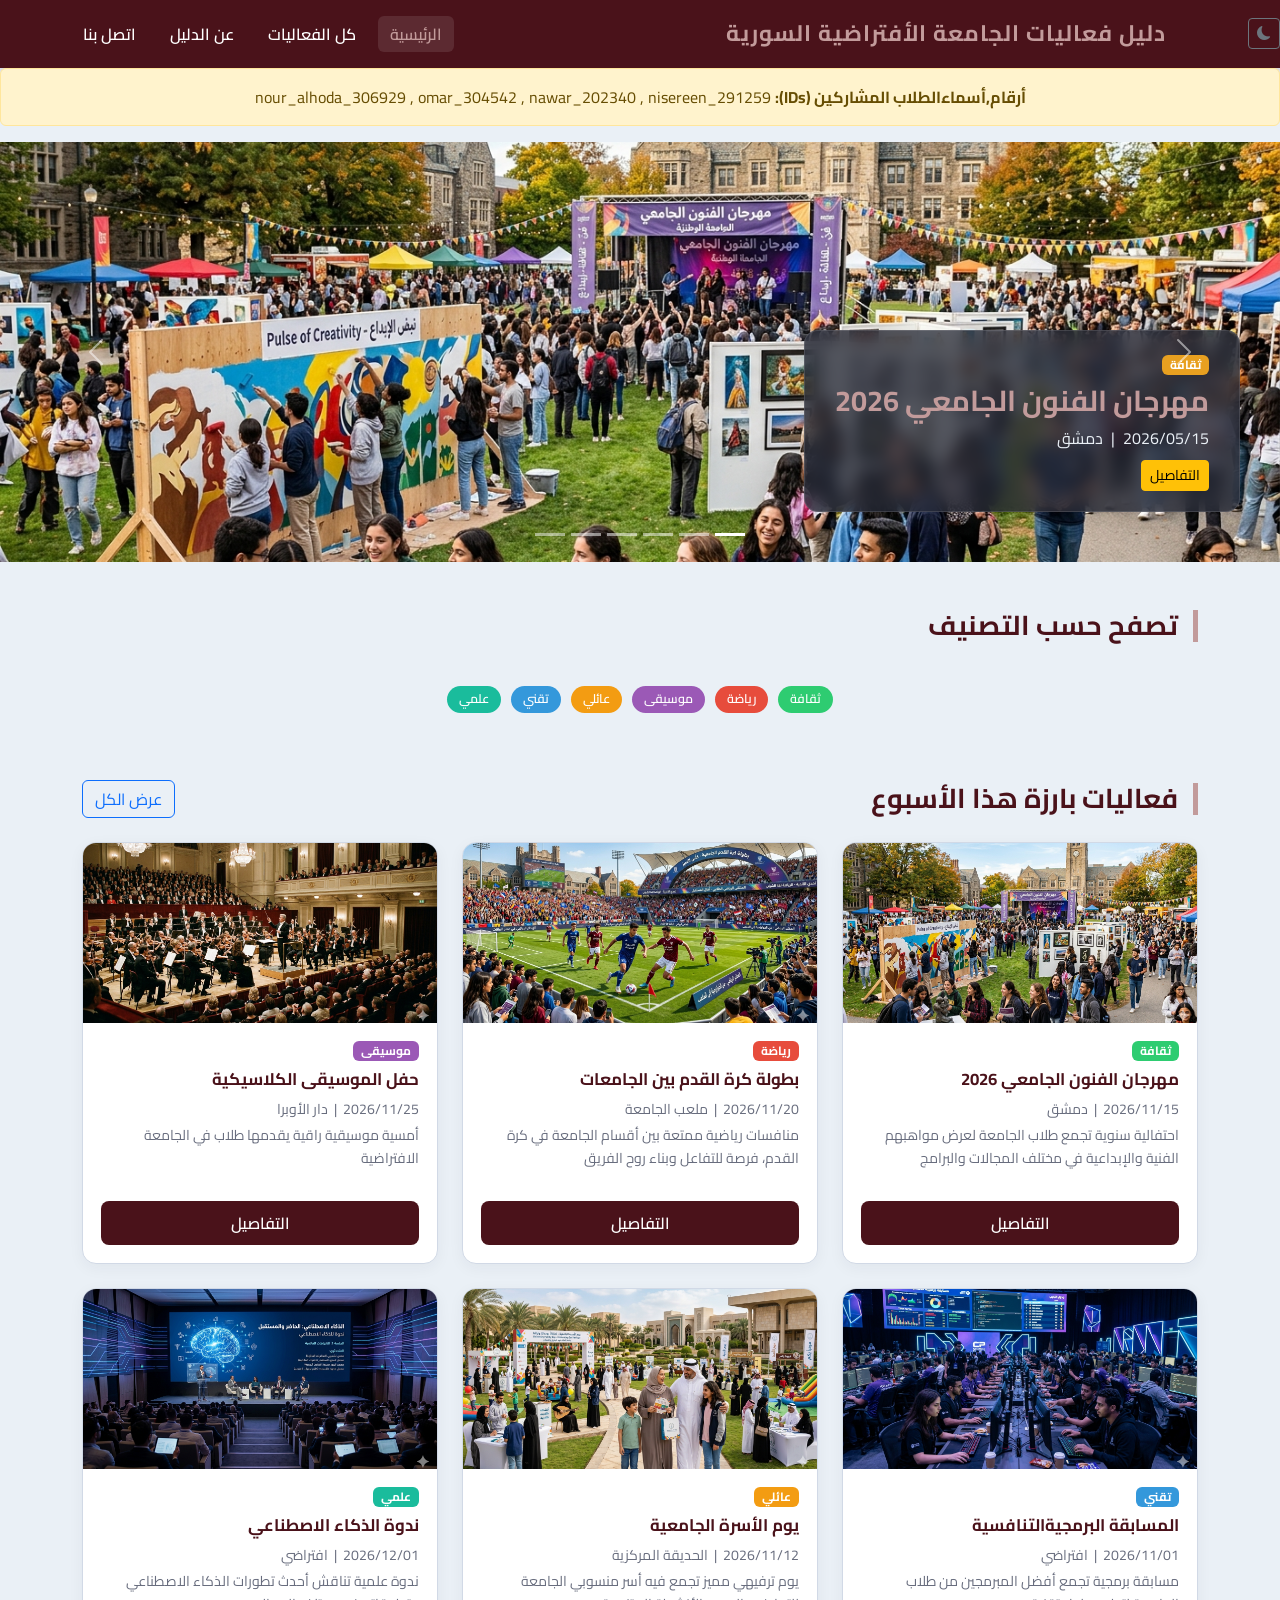
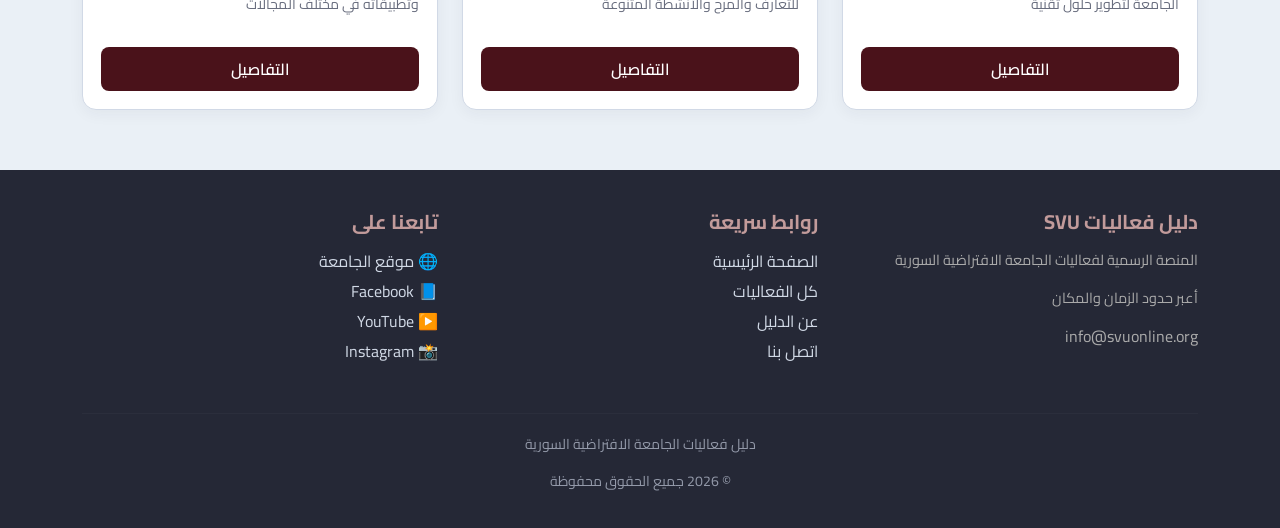
<file: index.html>
<!DOCTYPE html>
<html lang="ar" dir="rtl">
<head>
    <meta charset="UTF-8">
    <meta name="viewport" content="width=device-width, initial-scale=1.0">
    <meta name="keywords" content="فعاليات, الجامعة الافتراضية السورية, SVU, أحداث, ثقافة, موسيقى ,رياضة" />
    <meta name="description" content="دليل فعاليات الجامعة الافتراضية السورية - تعرف على آخر الفعاليات والأنشطة الجامعية" />
    <title>دليل فعاليات SVU -الصفحة الرئيسية  </title>

    <link href="https://cdn.jsdelivr.net/npm/bootstrap@5.3.0/dist/css/bootstrap.min.css" rel="stylesheet">
    <link href="https://fonts.googleapis.com/css2?family=Cairo:wght@400;600;700;800&display=swap" rel="stylesheet">
    <link rel="stylesheet" type="text/css" href="assets/css/styles.css">
</head>
<body>

<header>
    <nav class="navbar navbar-expand-lg"
    <li class="nav-item ms-lg-3">
        <button class="btn btn-sm btn-outline-secondary" id="themeToggler">
            <i class="bi bi-moon-fill" id="themeIcon"></i> </button>
    </li>
    <link rel="stylesheet" href="https://cdn.jsdelivr.net/npm/bootstrap-icons@1.11.1/font/bootstrap-icons.css">
        <div class="container">
            <a class="navbar-brand" href="index.html"> دليل فعاليات الجامعة الأفتراضية السورية</a>

            <button class="navbar-toggler" type="button"
                    data-bs-toggle="collapse"
                    data-bs-target="#navbarNav"
                    aria-controls="navbarNav"
                    aria-expanded="false">
                <span class="navbar-toggler-icon"></span>
            </button>

            <div class="collapse navbar-collapse" id="navbarNav">
                <ul class="navbar-nav me-auto">
                    <li class="nav-item">
                        <a class="nav-link active" href="index.html"> الرئيسية</a>
                    </li>
                    <li class="nav-item">
                        <a class="nav-link" href="events.html"> كل الفعاليات</a>
                    </li>
                    <li class="nav-item">
                        <a class="nav-link" href="about.html"> عن الدليل</a>
                    </li>
                    <li class="nav-item">
                        <a class="nav-link" href="contact.html"> اتصل بنا</a>
                    </li>
                </ul>
            </div>
        </div>
    </nav>
</header>

<main>
        <div class="alert alert-warning text-center" role="alert">
        <strong>أرﻗﺎم,أسماءاﻟﻄﻼب اﻟﻤﺸﺎرﻛﯿﻦ (IDs):</strong> nour_alhoda_306929 ,  omar_304542 , nawar_202340  , nisereen_291259
        </div>

    <section id="featured-slider">
        <div id="eventsCarousel" class="carousel slide" data-bs-ride="carousel" data-bs-interval="3500">

            <div class="carousel-indicators">
    <button type="button" data-bs-target="#eventsCarousel" data-bs-slide-to="0" class="active"></button>
    <button type="button" data-bs-target="#eventsCarousel" data-bs-slide-to="1"></button>
    <button type="button" data-bs-target="#eventsCarousel" data-bs-slide-to="2"></button>
    <button type="button" data-bs-target="#eventsCarousel" data-bs-slide-to="3"></button>
    <button type="button" data-bs-target="#eventsCarousel" data-bs-slide-to="4"></button>
    <button type="button" data-bs-target="#eventsCarousel" data-bs-slide-to="5"></button>
            </div>



<div class="carousel-inner">
    <div class="carousel-item active">
        <div style="height:420px; background: url('assets/img/forlan.png') center/cover no-repeat;"></div>
        <div class="carousel-caption text-end" style="bottom:50px; right:40px; left:auto; max-width:500px;">
            <span class="badge" style="background:#e8a020; margin-bottom:8px;">ثقافة</span>
            <h3>مهرجان الفنون الجامعي 2026</h3>
            <p> 2026/05/15 &nbsp;|&nbsp;  دمشق</p>
            <a href="event.html" class="btn btn-warning btn-sm">التفاصيل</a>
        </div>
    </div>
    <div class="carousel-item">
        <div style="height:420px; background: url('assets/img/football.png') center/cover no-repeat;"></div>
        <div class="carousel-caption text-end" style="bottom:50px; right:40px; left:auto; max-width:500px;">
            <span class="badge" style="background:#c0392b; margin-bottom:8px;">رياضة</span>
            <h3>بطولة كرة القدم بين الأقسام</h3>
            <p> 2026/05/20 &nbsp;|&nbsp;  ملعب الجامعة</p>
            <a href="event.html" class="btn btn-warning btn-sm">التفاصيل</a>
        </div>
    </div>
    <div class="carousel-item">
        <div style="height:420px; background: url('assets/img/programming.png') center/cover no-repeat;"></div>
        <div class="carousel-caption text-end" style="bottom:50px; right:40px; left:auto; max-width:500px;">
            <span class="badge" style="background:#27ae60; margin-bottom:8px;">تقني</span>
            <h3>المسابقة البرمجية التنافسية</h3>
            <p> 2026/06/01 &nbsp;|&nbsp;  افتراضي</p>
            <a href="event.html" class="btn btn-warning btn-sm">التفاصيل</a>
        </div>
    </div>
    <div class="carousel-item">
        <div style="height:420px; background: url('assets/img/music.png') center/cover no-repeat;"></div>
        <div class="carousel-caption text-end" style="bottom:50px; right:40px; left:auto; max-width:500px;">
            <span class="badge" style="background:#2729ae; margin-bottom:8px;">موسيقى</span>
            <h3>حفل الموسيقى الكلاسيكية</h3>
            <p> 2026/05/25 &nbsp;|&nbsp;  دار الأوبرا</p>
            <a href="event.html" class="btn btn-warning btn-sm">التفاصيل</a>
        </div>
    </div>
    <div class="carousel-item">
        <div style="height:420px; background: url('assets/img/ai.png') center/cover no-repeat;"></div>
        <div class="carousel-caption text-end" style="bottom:50px; right:40px; left:auto; max-width:500px;">
            <span class="badge" style="background:#546079; margin-bottom:8px;">علمي</span>
            <h3>مؤتمر الذكاء الاصطناعي</h3>
            <p> 2026/06/01 &nbsp;|&nbsp;  افتراضي</p>
            <a href="event.html" class="btn btn-warning btn-sm">التفاصيل</a>
        </div>
    </div>
    <div class="carousel-item">
        <div style="height:420px; background: url('assets/img/family.png') center/cover no-repeat;"></div>
        <div class="carousel-caption text-end" style="bottom:50px; right:40px; left:auto; max-width:500px;">
            <span class="badge" style="background:#1d1b24; margin-bottom:8px;">عائلي</span>
            <h3>يوم الأسرة الجامعي</h3>
            <p> 2026/06/10 &nbsp;|&nbsp;  الحديقة المركزية</p>
            <a href="event.html" class="btn btn-warning btn-sm">التفاصيل</a>
        </div>
    </div>
</div>
             
            <button class="carousel-control-prev" type="button" data-bs-target="#eventsCarousel" data-bs-slide="prev">
                <span class="carousel-control-prev-icon"></span>
            </button>
            <button class="carousel-control-next" type="button" data-bs-target="#eventsCarousel" data-bs-slide="next">
                <span class="carousel-control-next-icon"></span>
            </button>
        </div>
    </section>

    <section id="categories" class="container my-5">
        <h2 class="section-title">تصفح حسب التصنيف</h2>
        <div class="text-center py-3">
            <a href="events.html" onclick="localStorage.setItem('filterCat','culture'); return true;"
               class="badge-category" style="background:#2ecc71; color:white;"> ثقافة</a>
            <a href="events.html" onclick="localStorage.setItem('filterCat','sports'); return true;"
               class="badge-category" style="background:#e74c3c; color:white;"> رياضة</a>
            <a href="events.html" onclick="localStorage.setItem('filterCat','music'); return true;"
               class="badge-category" style="background:#9b59b6; color:white;"> موسيقى</a>
            <a href="events.html" onclick="localStorage.setItem('filterCat','family'); return true;"
               class="badge-category" style="background:#f39c12; color:white;"> عائلي</a>
            <a href="events.html" onclick="localStorage.setItem('filterCat','tech'); return true;"
               class="badge-category" style="background:#3498db; color:white;"> تقني</a>
            <a href="events.html" onclick="localStorage.setItem('filterCat','science'); return true;"
               class="badge-category" style="background:#1abc9c; color:white;"> علمي</a>
        </div>
    </section>

    <section id="latest-events" class="container my-5">
        <div class="d-flex justify-content-between align-items-center mb-4">
            <h2 class="section-title mb-0">فعاليات بارزة هذا الأسبوع  </h2>
            <a href="events.html" class="btn btn-outline-primary">عرض الكل</a>
        </div>

        <div class="row g-4">

            <div class="col-lg-4 col-md-6">
                <div class="event-card card h-100">
                    <div class="card-img-top-colored" style="background: url('assets/img/forlan.png') center/cover no-repeat;"></div>
                    <div class="card-body d-flex flex-column">
                        <span class="badge mb-2" style="background:#2ecc71; width:fit-content;">ثقافة</span>
                        <h5 class="card-title">مهرجان الفنون الجامعي 2026</h5>
                        <p class="card-text mb-1"> 2026/11/15 &nbsp;|&nbsp;  دمشق</p>
                        <p class="card-text flex-grow-1">احتفالية سنوية تجمع طلاب الجامعة لعرض مواهبهم الفنية والإبداعية في مختلف المجالات والبرامج</p>
                        <a href="event.html" class="btn btn-primary-custom mt-3 text-center">التفاصيل</a>
                    </div>
                </div>
            </div>

            <div class="col-lg-4 col-md-6">
                <div class="event-card card h-100">
                    <div class="card-img-top-colored" style="background: url('assets/img/football.png') center/cover no-repeat;"></div>
                    <div class="card-body d-flex flex-column">
                        <span class="badge mb-2" style="background:#e74c3c; width:fit-content;">رياضة</span>
                        <h5 class="card-title">بطولة كرة القدم بين الجامعات</h5>
                        <p class="card-text mb-1"> 2026/11/20 &nbsp;|&nbsp;  ملعب الجامعة</p>
                        <p class="card-text flex-grow-1">منافسات رياضية ممتعة بين أقسام الجامعة في كرة القدم، فرصة للتفاعل وبناء روح الفريق</p>
                        <a href="event.html" class="btn btn-primary-custom mt-3 text-center">التفاصيل</a>
                    </div>
                </div>
            </div>

            <div class="col-lg-4 col-md-6">
                <div class="event-card card h-100">
                    <div class="card-img-top-colored" style="background: url('assets/img/music.png') center/cover no-repeat;;"></div>
                    <div class="card-body d-flex flex-column">
                        <span class="badge mb-2" style="background:#9b59b6; width:fit-content;">موسيقى</span>
                        <h5 class="card-title">حفل الموسيقى الكلاسيكية</h5>
                        <p class="card-text mb-1"> 2026/11/25 &nbsp;|&nbsp;  دار الأوبرا </p>
                        <p class="card-text flex-grow-1">أمسية موسيقية راقية يقدمها طلاب  في الجامعة الافتراضية</p>
                        <a href="event.html" class="btn btn-primary-custom mt-3 text-center">التفاصيل</a>
                    </div>
                </div>
            </div>

            <div class="col-lg-4 col-md-6">
                <div class="event-card card h-100">
                    <div class="card-img-top-colored" style="background: url('assets/img/programming.png') center/cover no-repeat;"></div>
                    <div class="card-body d-flex flex-column">
                        <span class="badge mb-2" style="background:#3498db; width:fit-content;">تقني</span>
                        <h5 class="card-title">المسابقة البرمجيةالتنافسية </h5>
                        <p class="card-text mb-1"> 2026/11/01 &nbsp;|&nbsp;  افتراضي</p>
                        <p class="card-text flex-grow-1">مسابقة برمجية تجمع أفضل المبرمجين من طلاب الجامعة لتطوير حلول تقنية </p>
                        <a href="event.html" class="btn btn-primary-custom mt-3 text-center">التفاصيل</a>
                    </div>
                </div>
            </div>

            <div class="col-lg-4 col-md-6">
                <div class="event-card card h-100">
                    <div class="card-img-top-colored" style="background: url('assets/img/family.png') center/cover no-repeat;"></div>
                    <div class="card-body d-flex flex-column">
                        <span class="badge mb-2" style="background:#f39c12; width:fit-content;">عائلي</span>
                        <h5 class="card-title">يوم الأسرة الجامعية</h5>
                        <p class="card-text mb-1"> 2026/11/12 &nbsp;|&nbsp;  الحديقة المركزية</p>
                        <p class="card-text flex-grow-1">يوم ترفيهي مميز تجمع فيه أسر منسوبي الجامعة للتعارف والمرح والأنشطة المتنوعة</p>
                        <a href="event.html" class="btn btn-primary-custom mt-3 text-center">التفاصيل</a>
                    </div>
                </div>
            </div>

            <div class="col-lg-4 col-md-6">
                <div class="event-card card h-100">
                    <div class="card-img-top-colored" style="background: url('assets/img/ai.png') center/cover no-repeat;"></div>
                    <div class="card-body d-flex flex-column">
                        <span class="badge mb-2" style="background:#1abc9c; width:fit-content;">علمي</span>
                        <h5 class="card-title">ندوة الذكاء الاصطناعي</h5>
                        <p class="card-text mb-1"> 2026/12/01 &nbsp;|&nbsp;  افتراضي</p>
                        <p class="card-text flex-grow-1">ندوة علمية تناقش أحدث تطورات الذكاء الاصطناعي وتطبيقاته في مختلف المجالات </p>
                        <a href="event.html" class="btn btn-primary-custom mt-3 text-center">التفاصيل</a>
                    </div>
                </div>
            </div>

        </div>
    </section>

</main>
<button id="scrollTopBtn" onclick="scrollToTop()"
        style="display:none; position:fixed; bottom:30px; left:30px; z-index:999; background:#1a3c6e; color:white; border:none; border-radius:50%; width:45px; height:45px; font-size:20px; cursor:pointer; box-shadow:0 3px 10px rgba(0,0,0,0.3);">
    ↑
</button>

<footer>
    <div class="container">
        <div class="row">
            <div class="col-md-4 mb-4">
                <h5> دليل فعاليات SVU</h5>
                <p style="color:#aaa; font-size:0.9rem;">المنصة الرسمية لفعاليات الجامعة الافتراضية السورية </p> 
                <p style="color:#aaa; font-size:0.9rem;">أعبر حدود الزمان والمكان</p> 
                <p style="color:#aaa;"> info@svuonline.org</p>
            </div>
            <div class="col-md-4 mb-4">
                <h5>روابط سريعة</h5>
                <a href="index.html"> الصفحة الرئيسية</a>
                <a href="events.html"> كل الفعاليات</a>
                <a href="about.html"> عن الدليل</a>
                <a href="contact.html"> اتصل بنا</a>
            </div>
            <div class="col-md-4 mb-4">
                <h5>تابعنا على</h5>
                <a href="https://svuonline.org/ar" target="_blank">🌐 موقع الجامعة</a>
                <a href="https://www.facebook.com/svuonline.org" target="_blank">📘 Facebook</a>
                <a href="https://youtube.com/@syrianvirtualuniversitysvu?si=C2uQhmgRASiZqUTl" target="_blank">▶️ YouTube</a>
                <a href="https://www.instagram.com" target="_blank">📸 Instagram</a>
            </div>
        </div>
        <hr>
        <p class="text-center copyright"> دليل فعاليات الجامعة الافتراضية السورية   </p>
                <p class="text-center copyright"> © 2026 جميع الحقوق محفوظة</p>

    </div>
</footer>

<script src="https://cdn.jsdelivr.net/npm/bootstrap@5.3.0/dist/js/bootstrap.bundle.min.js"></script>
<script type="text/javascript" src="assets/js/main.js"></script>

</body>
</html>
</file>
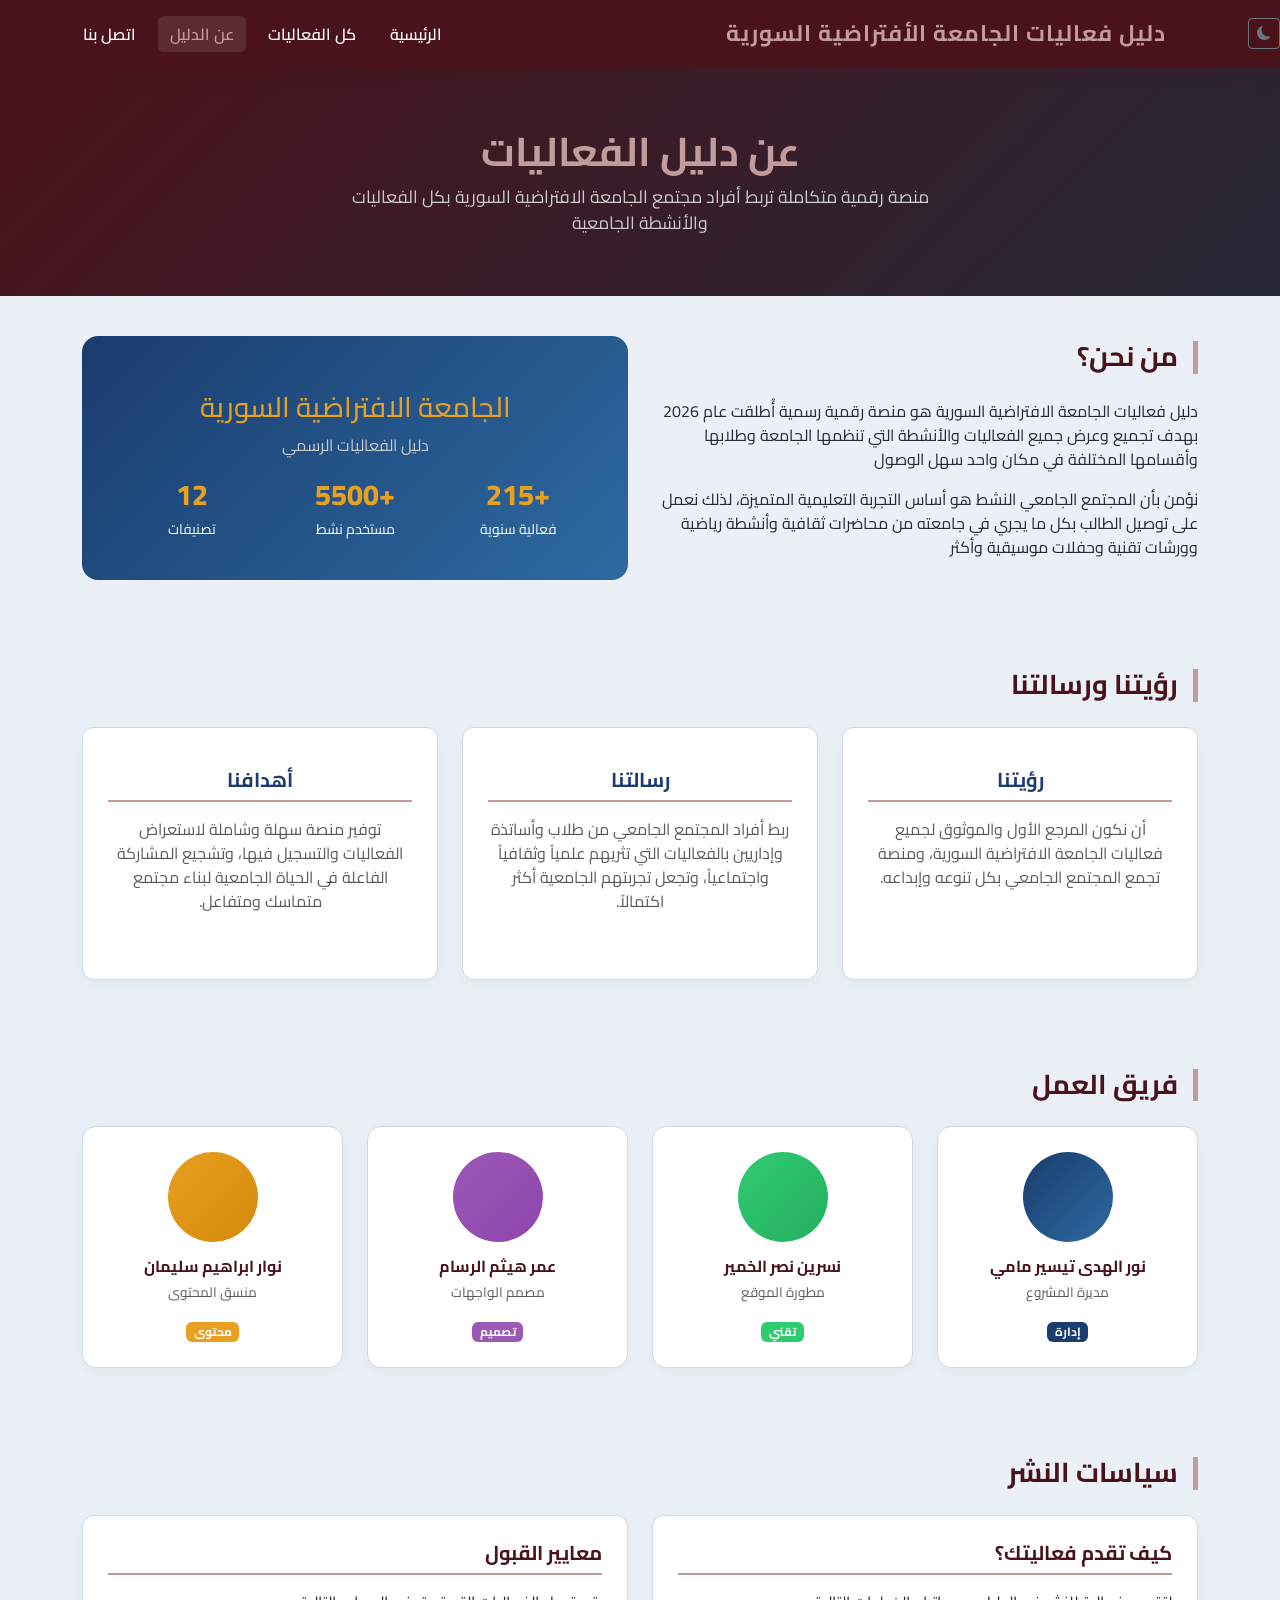
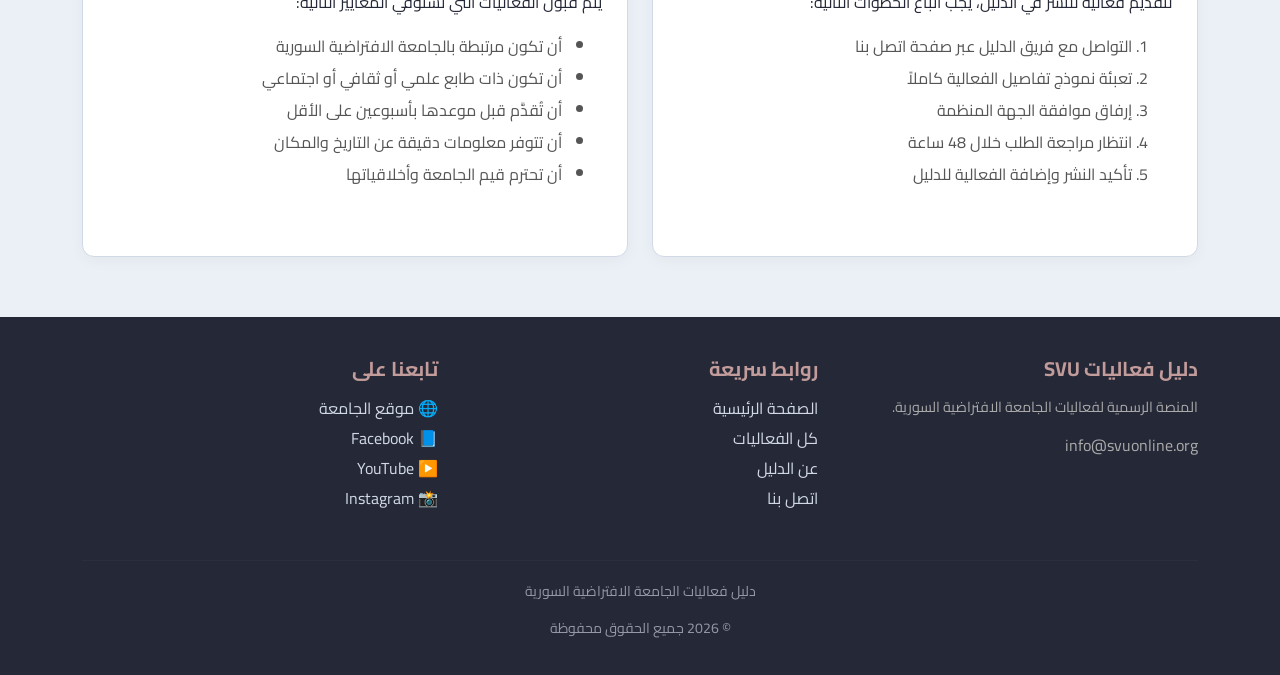
<file: about.html>
<!DOCTYPE html>
<html lang="ar" dir="rtl">
<head>
    <meta charset="UTF-8">
    <meta name="viewport" content="width=device-width, initial-scale=1.0">
    <meta name="keywords" content="عن الدليل, الجامعة الافتراضية السورية, هدف, رؤية, رسالة" />
    <meta name="description" content="تعرف على دليل فعاليات الجامعة الافتراضية السورية وأهدافه ورؤيته" />
    <title>دليل فعاليات SVU - عن الدليل</title>

    <link href="https://cdn.jsdelivr.net/npm/bootstrap@5.3.0/dist/css/bootstrap.min.css" rel="stylesheet">
    <link href="https://fonts.googleapis.com/css2?family=Cairo:wght@400;600;700;800&display=swap" rel="stylesheet">
    <link rel="stylesheet" type="text/css" href="assets/css/styles.css">
</head>
<body>

<header>
    <nav class="navbar navbar-expand-lg"
    <li class="nav-item ms-lg-3">
        <button class="btn btn-sm btn-outline-secondary" id="themeToggler">
            <i class="bi bi-moon-fill" id="themeIcon"></i> </button>
    </li>
        <div class="container">
            <a class="navbar-brand" href="index.html"> دليل فعاليات الجامعة الأفتراضية السورية</a>
            <button class="navbar-toggler" type="button"
                    data-bs-toggle="collapse" data-bs-target="#navbarNav">
                <span class="navbar-toggler-icon"></span>
            </button>
            <div class="collapse navbar-collapse" id="navbarNav">
                <ul class="navbar-nav me-auto">
                    <li class="nav-item"><a class="nav-link" href="index.html"> الرئيسية</a></li>
                    <li class="nav-item"><a class="nav-link" href="events.html"> كل الفعاليات</a></li>
                    <li class="nav-item"><a class="nav-link active" href="about.html"> عن الدليل</a></li>
                    <li class="nav-item"><a class="nav-link" href="contact.html"> اتصل بنا</a></li>
                </ul>
            </div>
        </div>
    </nav>
</header>
<link rel="stylesheet" href="https://cdn.jsdelivr.net/npm/bootstrap-icons@1.11.1/font/bootstrap-icons.css">
<main>

    <div class="about-hero">
        <div class="container">
            <h1> عن دليل الفعاليات</h1>
            <p style="color:#ccc; font-size:1.1rem; max-width:600px; margin:0 auto;">
                منصة رقمية متكاملة تربط أفراد مجتمع الجامعة الافتراضية السورية بكل الفعاليات والأنشطة الجامعية
            </p>
        </div>
    </div>

    <div class="container">

        <section class="mb-5">
            <div class="row g-4 align-items-center">
                <div class="col-lg-6">
                    <h2 class="section-title">من نحن؟</h2>
                    <p>دليل فعاليات الجامعة الافتراضية السورية هو منصة رقمية رسمية أُطلقت عام 2026 بهدف تجميع وعرض جميع الفعاليات والأنشطة التي تنظمها الجامعة وطلابها وأقسامها المختلفة في مكان واحد سهل الوصول</p>
                    <p>نؤمن بأن المجتمع الجامعي النشط هو أساس التجربة التعليمية المتميزة، لذلك نعمل على توصيل الطالب بكل ما يجري في جامعته من محاضرات ثقافية وأنشطة رياضية وورشات تقنية وحفلات موسيقية وأكثر</p>
                </div>
                <div class="col-lg-6">
                    <div style="background:linear-gradient(135deg,#1a3c6e,#2d6aa0); border-radius:16px; padding:40px; text-align:center; color:white;">
                        <div style="font-size:80px; margin-bottom:15px;"></div>
                        <h3 style="color:#e8a020;">الجامعة الافتراضية السورية</h3>
                        <p style="color:#ccc;">دليل الفعاليات الرسمي</p>
                        <div class="row mt-3">
                            <div class="col-4">
                                <div style="font-size:1.8rem; font-weight:800; color:#e8a020;">+215</div>
                                <small>فعالية سنوية</small>
                            </div>
                            <div class="col-4">
                                <div style="font-size:1.8rem; font-weight:800; color:#e8a020;">+5500</div>
                                <small>مستخدم نشط</small>
                            </div>
                            <div class="col-4">
                                <div style="font-size:1.8rem; font-weight:800; color:#e8a020;">12</div>
                                <small>تصنيفات</small>
                            </div>
                        </div>
                    </div>
                </div>
            </div>
        </section>

        <hr style="border-color:#dee2e6; margin:40px 0;">

        <section class="mb-5">
            <h2 class="section-title">رؤيتنا ورسالتنا</h2>
            <div class="row g-4">

                <div class="col-md-4">
                    <div class="event-info-box text-center h-100">
                        <div style="font-size:50px; margin-bottom:15px;"></div>
                        <h5 style="color:#1a3c6e; font-weight:700;">رؤيتنا</h5>
                        <p class="text-muted">أن نكون المرجع الأول والموثوق لجميع فعاليات الجامعة الافتراضية السورية، ومنصة تجمع المجتمع الجامعي بكل تنوعه وإبداعه.</p>
                    </div>
                </div>

                <div class="col-md-4">
                    <div class="event-info-box text-center h-100">
                        <div style="font-size:50px; margin-bottom:15px;"></div>
                        <h5 style="color:#1a3c6e; font-weight:700;">رسالتنا</h5>
                        <p class="text-muted">ربط أفراد المجتمع الجامعي من طلاب وأساتذة وإداريين بالفعاليات التي تثريهم علمياً وثقافياً واجتماعياً، وتجعل تجربتهم الجامعية أكثر اكتمالاً.</p>
                    </div>
                </div>

                <div class="col-md-4">
                    <div class="event-info-box text-center h-100">
                        <div style="font-size:50px; margin-bottom:15px;"></div>
                        <h5 style="color:#1a3c6e; font-weight:700;">أهدافنا</h5>
                        <p class="text-muted">توفير منصة سهلة وشاملة لاستعراض الفعاليات والتسجيل فيها، وتشجيع المشاركة الفاعلة في الحياة الجامعية لبناء مجتمع متماسك ومتفاعل.</p>
                    </div>
                </div>

            </div>
        </section>

        <hr style="border-color:#dee2e6; margin:40px 0;">

        <section class="mb-5">
            <h2 class="section-title"> فريق العمل</h2>
            <div class="row g-4">

                <div class="col-lg-3 col-md-6">
                    <div class="team-card">
                        <div class="team-avatar" style="background:linear-gradient(135deg,#1a3c6e,#2d6aa0);"></div>
                        <h6>نور الهدى تيسير مامي</h6>
                        <p class="text-muted" style="font-size:0.85rem;">مديرة المشروع</p>
                        <span class="badge" style="background:#1a3c6e;">إدارة</span>
                    </div>
                </div>

                <div class="col-lg-3 col-md-6">
                    <div class="team-card">
                        <div class="team-avatar" style="background:linear-gradient(135deg,#2ecc71,#27ae60);"></div>
                        <h6>نسرين نصر الخمير </h6>
                        <p class="text-muted" style="font-size:0.85rem;">مطورة الموقع</p>
                        <span class="badge" style="background:#2ecc71;">تقني</span>
                    </div>
                </div>

                <div class="col-lg-3 col-md-6">
                    <div class="team-card">
                        <div class="team-avatar" style="background:linear-gradient(135deg,#9b59b6,#8e44ad);"></div>
                        <h6>عمر هيثم الرسام</h6>
                        <p class="text-muted" style="font-size:0.85rem;">مصمم الواجهات</p>
                        <span class="badge" style="background:#9b59b6;">تصميم</span>
                    </div>
                </div>

                <div class="col-lg-3 col-md-6">
                    <div class="team-card">
                        <div class="team-avatar" style="background:linear-gradient(135deg,#e8a020,#d4890a);"></div>
                        <h6>نوار ابراهيم سليمان</h6>
                        <p class="text-muted" style="font-size:0.85rem;">منسق المحتوى</p>
                        <span class="badge" style="background:#e8a020;">محتوى</span>
                    </div>
                </div>

            </div>
        </section>
        <hr style="border-color:#dee2e6; margin:40px 0;">

        <section class="mb-5">
            <h2 class="section-title"> سياسات النشر</h2>
            <div class="row g-4">

                <div class="col-md-6">
                    <div class="event-info-box h-100">
                        <h5> كيف تقدم فعاليتك؟</h5>
                        <p>لتقديم فعالية للنشر في الدليل، يجب اتباع الخطوات التالية:</p>
                        <ol style="line-height:2; color:#555;">
                            <li>التواصل مع فريق الدليل عبر صفحة اتصل بنا</li>
                            <li>تعبئة نموذج تفاصيل الفعالية كاملاً</li>
                            <li>إرفاق موافقة الجهة المنظمة</li>
                            <li>انتظار مراجعة الطلب خلال 48 ساعة</li>
                            <li>تأكيد النشر وإضافة الفعالية للدليل</li>
                        </ol>
                    </div>
                </div>

                <div class="col-md-6">
                    <div class="event-info-box h-100">
                        <h5> معايير القبول</h5>
                        <p>يتم قبول الفعاليات التي تستوفي المعايير التالية:</p>
                        <!-- قائمة غير مرتبة كما في المنهاج -->
                        <ul style="line-height:2; color:#555;">
                            <li>أن تكون مرتبطة بالجامعة الافتراضية السورية</li>
                            <li>أن تكون ذات طابع علمي أو ثقافي أو اجتماعي</li>
                            <li>أن تُقدَّم قبل موعدها بأسبوعين على الأقل</li>
                            <li>أن تتوفر معلومات دقيقة عن التاريخ والمكان</li>
                            <li>أن تحترم قيم الجامعة وأخلاقياتها</li>
                        </ul>
                    </div>
                </div>

            </div>
        </section>

    </div>
</main>

<button id="scrollTopBtn" onclick="scrollToTop()"
        style="display:none; position:fixed; bottom:30px; left:30px; z-index:999; background:#1a3c6e; color:white; border:none; border-radius:50%; width:45px; height:45px; font-size:20px; cursor:pointer; box-shadow:0 3px 10px rgba(0,0,0,0.3);">↑</button>

<footer>
    <div class="container">
        <div class="row">
            <div class="col-md-4 mb-4">
                <h5> دليل فعاليات SVU</h5>
                <p style="color:#aaa; font-size:0.9rem;">المنصة الرسمية لفعاليات الجامعة الافتراضية السورية.</p>
                <p style="color:#aaa;"> info@svuonline.org</p>
            </div>
            <div class="col-md-4 mb-4">
                    <h5>روابط سريعة</h5>
                <a href="index.html"> الصفحة الرئيسية</a>
                <a href="events.html"> كل الفعاليات</a>
                <a href="about.html"> عن الدليل</a>
                <a href="contact.html"> اتصل بنا</a>
            </div>
            <div class="col-md-4 mb-4">
                <h5>تابعنا على</h5>
                <a href="https://svuonline.org/ar" target="_blank">🌐 موقع الجامعة</a>
                <a href="https://www.facebook.com/svuonline.org" target="_blank">📘 Facebook</a>
                <a href="https://youtube.com/@syrianvirtualuniversitysvu?si=C2uQhmgRASiZqUTl" target="_blank">▶️ YouTube</a>
                <a href="https://www.instagram.com" target="_blank">📸 Instagram</a>
            </div>
        </div>
        <hr>
         <p class="text-center copyright"> دليل فعاليات الجامعة الافتراضية السورية  </p>
                <p class="text-center copyright"> © 2026 جميع الحقوق محفوظة</p>

    </div>
</footer>

<script src="https://cdn.jsdelivr.net/npm/bootstrap@5.3.0/dist/js/bootstrap.bundle.min.js"></script>
<script type="text/javascript" src="assets/js/main.js"></script>

</body>
</html>
</file>
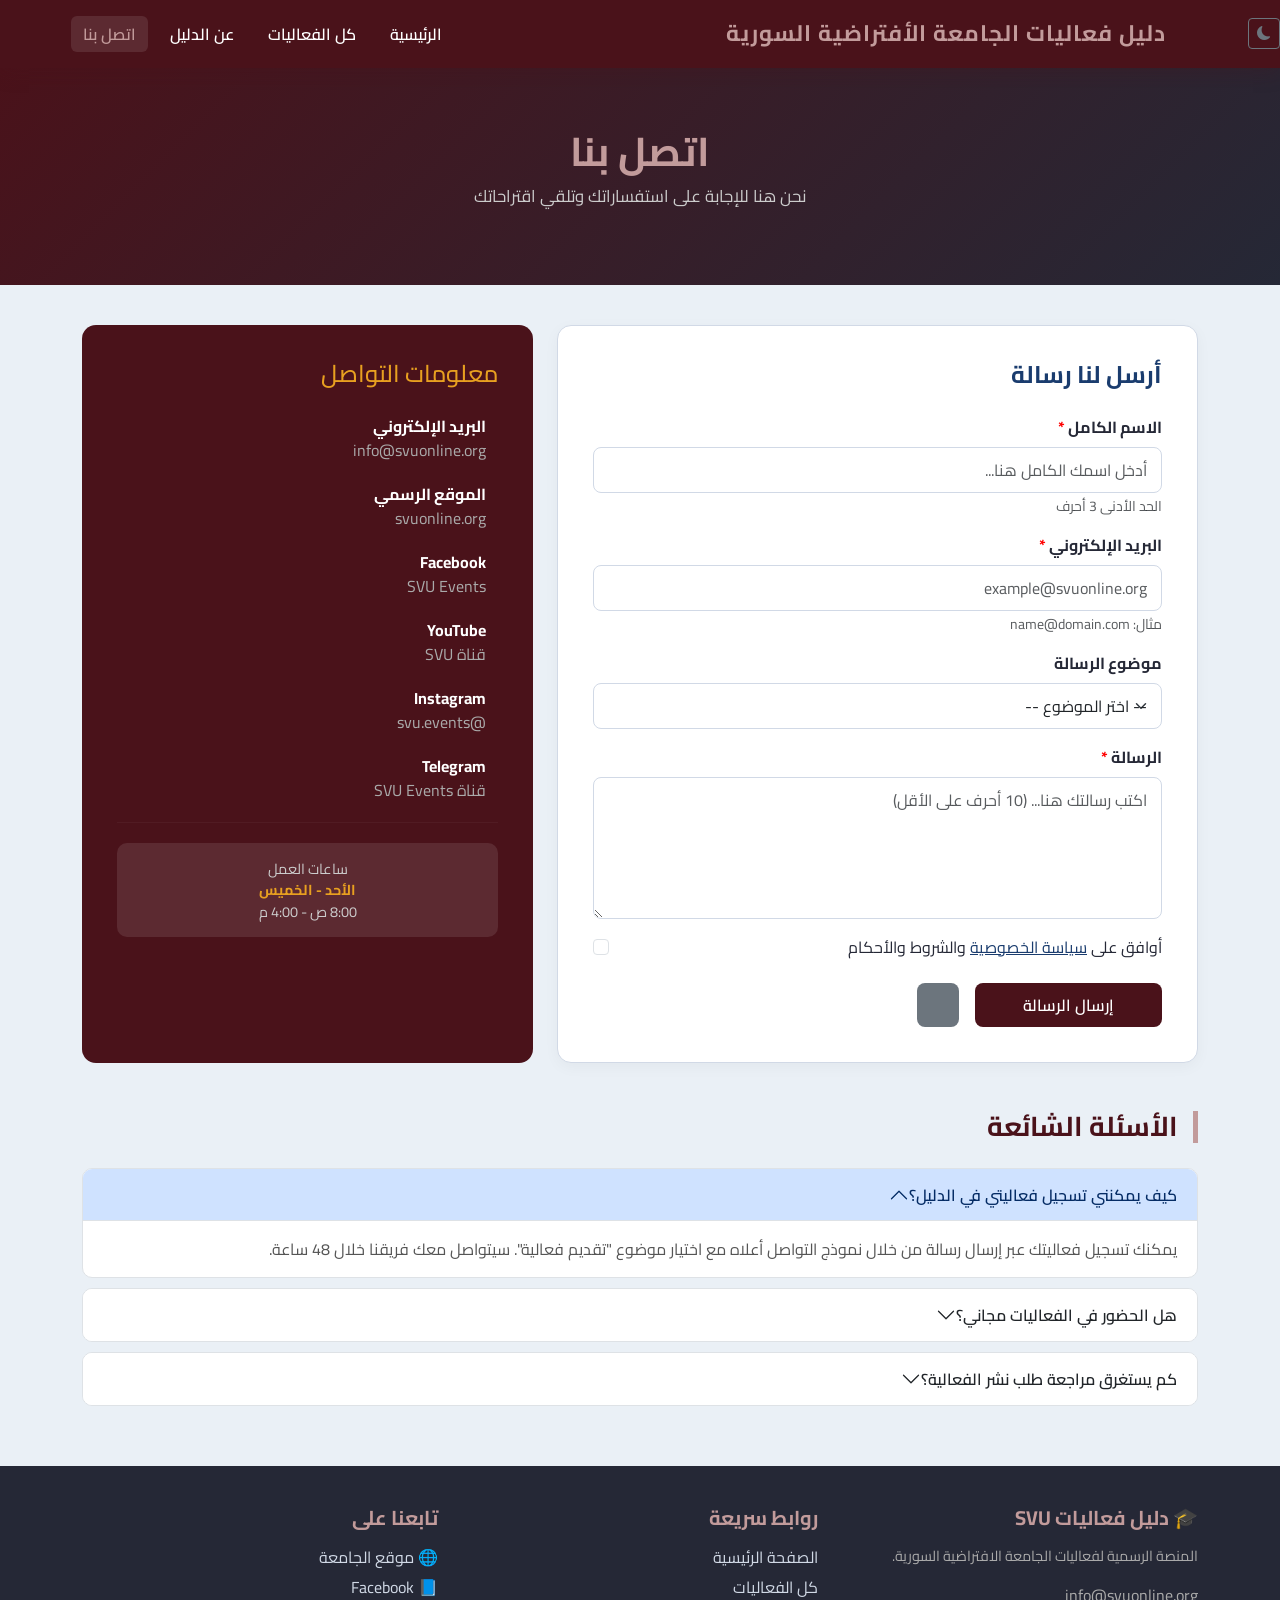
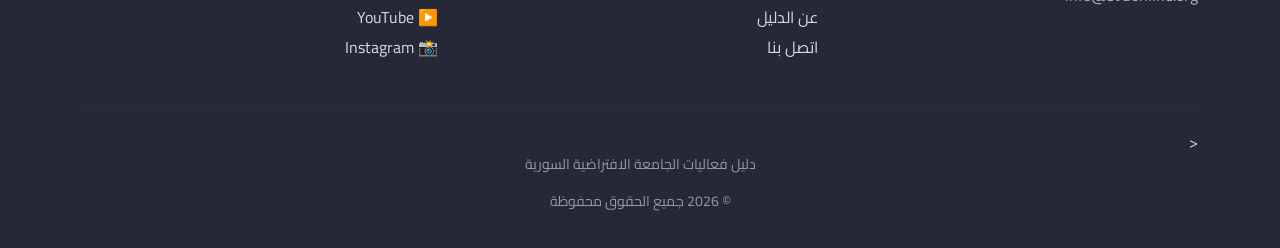
<file: contact.html>
<!DOCTYPE html>
<html lang="ar" dir="rtl">
<head>
    <meta charset="UTF-8">
    <meta name="viewport" content="width=device-width, initial-scale=1.0">
    <meta name="keywords" content="اتصل بنا, تواصل, الجامعة الافتراضية, دليل الفعاليات" />
    <meta name="description" content="تواصل مع فريق دليل فعاليات الجامعة الافتراضية السورية" />
    <title>دليل فعاليات SVU - اتصل بنا</title>

    <link href="https://cdn.jsdelivr.net/npm/bootstrap@5.3.0/dist/css/bootstrap.min.css" rel="stylesheet">
    <link href="https://fonts.googleapis.com/css2?family=Cairo:wght@400;600;700;800&display=swap" rel="stylesheet">
    <link rel="stylesheet" type="text/css" href="assets/css/styles.css">
</head>
<body>

<header>
    <nav class="navbar navbar-expand-lg"
    <li class="nav-item ms-lg-3">
        <button class="btn btn-sm btn-outline-secondary" id="themeToggler">
            <i class="bi bi-moon-fill" id="themeIcon"></i> </button>
    </li>
        <div class="container">
            <a class="navbar-brand" href="index.html"> دليل فعاليات الجامعة الأفتراضية السورية</a>
            <button class="navbar-toggler" type="button"
                    data-bs-toggle="collapse" data-bs-target="#navbarNav">
                <span class="navbar-toggler-icon"></span>
            </button>
            <div class="collapse navbar-collapse" id="navbarNav">
                <ul class="navbar-nav me-auto">
                    <li class="nav-item"><a class="nav-link" href="index.html"> الرئيسية</a></li>
                    <li class="nav-item"><a class="nav-link" href="events.html"> كل الفعاليات</a></li>
                    <li class="nav-item"><a class="nav-link" href="about.html"> عن الدليل</a></li>
                    <li class="nav-item"><a class="nav-link active" href="contact.html"> اتصل بنا</a></li>
                </ul>
            </div>
        </div>
    </nav>
</header>
<link rel="stylesheet" href="https://cdn.jsdelivr.net/npm/bootstrap-icons@1.11.1/font/bootstrap-icons.css">
<main>

    <div class="contact-hero">
        <div class="container">
            <h1>اتصل بنا</h1>
            <p style="color:#ccc; font-size:1.05rem;">نحن هنا للإجابة على استفساراتك وتلقي اقتراحاتك</p>
        </div>
    </div>

    <div class="container">
        <div class="row g-4">

            <div class="col-lg-7">
                <div class="contact-form-box">
                    <h4 style="color:#1a3c6e; font-weight:700; margin-bottom:25px;"> أرسل لنا رسالة</h4>

                    <div id="successAlert" class="alert alert-success" style="display:none; border-radius:8px;"></div>

                    <div id="errorAlert" class="alert alert-danger" style="display:none; border-radius:8px;"></div>

                    <div id="contactFormDiv">

                        <div class="mb-3">
                            <label class="form-label fw-bold">
                                 الاسم الكامل <span style="color:red;">*</span>
                            </label>
                            <input type="text" id="userName" class="form-control"
                                   placeholder="أدخل اسمك الكامل هنا..."
                                   maxlength="100">
                            <small class="text-muted">الحد الأدنى 3 أحرف</small>
                        </div>

                        <div class="mb-3">
                            <label class="form-label fw-bold">
                                 البريد الإلكتروني <span style="color:red;">*</span>
                            </label>
                            <input type="email" id="userEmail" class="form-control"
                                   placeholder="example@svuonline.org">
                            <small class="text-muted">مثال: name@domain.com</small>
                        </div>

                        <div class="mb-3">
                            <label class="form-label fw-bold"> موضوع الرسالة</label>
                            <select id="messageSubject" class="form-select">
                                <option value="">-- اختر الموضوع --</option>
                                <option value="inquiry">استفسار عام</option>
                                <option value="event">تقديم فعالية</option>
                                <option value="technical">مشكلة تقنية</option>
                                <option value="suggestion">اقتراح</option>
                                <option value="other">أخرى</option>
                            </select>
                        </div>

                        <div class="mb-3">
                            <label class="form-label fw-bold">
                                 الرسالة <span style="color:red;">*</span>
                            </label>
                            <textarea id="userMessage" class="form-control"
                                      rows="5"
                                      cols="50"
                                      placeholder="اكتب رسالتك هنا... (10 أحرف على الأقل)"></textarea>
                        </div>

                        <div class="mb-4">
                            <div class="form-check">
                                <input type="checkbox" id="agreeTerms" class="form-check-input">
                                <label class="form-check-label" for="agreeTerms">
                                    أوافق على <a href="#" style="color:#1a3c6e;">سياسة الخصوصية</a> والشروط والأحكام
                                </label>
                            </div>
                        </div>

                        <div class="d-flex gap-3">
                            <button onclick="submitContactForm()" class="btn btn-primary-custom px-5">
                                 إرسال الرسالة
                            </button>
                            <button onclick="resetForm()" class="btn" style="background:#6c757d; color:white; border-radius:8px; padding:10px 20px; font-weight:600; cursor:pointer;">
                            </button>
                        </div>

                    </div>
                </div>
            </div>

            <div class="col-lg-5">
                <div class="contact-info-box">
                    <h4 style="color:#e8a020; margin-bottom:25px;"> معلومات التواصل</h4>

                    <div class="contact-info-item">
                        <span class="icon"></span>
                        <div>
                            <strong style="color:white;">البريد الإلكتروني</strong><br>
                            <a href="https://mail.svuonline.org/" target="_blank" style="color:#aaa; text-decoration:none;">info@svuonline.org</a>
                        </div>
                    </div>

                    <div class="contact-info-item">
                        <span class="icon"></span>
                        <div>
                            <strong style="color:white;">الموقع الرسمي</strong><br>
                            <a href="https://svuonline.org/ar" target="_blank" style="color:#aaa; text-decoration:none;">svuonline.org</a>
                        </div>
                    </div>

                    <div class="contact-info-item">
                        <span class="icon"></span>
                        <div>
                            <strong style="color:white;">Facebook</strong><br>
                            <a href="https://www.facebook.com" target="_blank" style="color:#aaa; text-decoration:none;">SVU Events</a>
                        </div>
                    </div>

                    <div class="contact-info-item">
                        <span class="icon"></span>
                        <div>
                            <strong style="color:white;">YouTube</strong><br>
                            <a href="https://www.youtube.com/@MrGamerAmmar" target="_blank" style="color:#aaa; text-decoration:none;">قناة SVU</a>
                        </div>
                    </div>

                    <div class="contact-info-item">
                        <span class="icon"></span>
                        <div>
                            <strong style="color:white;">Instagram</strong><br>
                            <a href="https://www.instagram.com" target="_blank" style="color:#aaa; text-decoration:none;">@svu.events</a>
                        </div>
                    </div>

                    <div class="contact-info-item">
                        <span class="icon"></span>
                        <div>
                            <strong style="color:white;">Telegram</strong><br>
                            <a href="https://t.me/BpgWithAmmar" target="_blank" style="color:#aaa; text-decoration:none;">قناة SVU Events</a>
                        </div>
                    </div>

                    <hr style="border-color:rgba(255,255,255,0.15); margin:20px 0;">

                    <div style="background:rgba(255,255,255,0.1); border-radius:10px; padding:15px; text-align:center;">
                        <p style="color:#ccc; margin:0; font-size:0.9rem;">
                             ساعات العمل<br>
                            <strong style="color:#e8a020;">الأحد - الخميس</strong><br>
                            8:00 ص - 4:00 م
                        </p>
                    </div>
                </div>
            </div>

        </div>

        <section class="mt-5 mb-4">
            <h2 class="section-title"> الأسئلة الشائعة</h2>
            <div class="accordion" id="faqAccordion">

                <div class="accordion-item" style="border-radius:10px; margin-bottom:10px; border:1px solid #dee2e6; overflow:hidden;">
                    <h2 class="accordion-header">
                        <button class="accordion-button" type="button" data-bs-toggle="collapse" data-bs-target="#faq1"
                                style="font-family:'Cairo',sans-serif; font-weight:600;">
                            كيف يمكنني تسجيل فعاليتي في الدليل؟
                        </button>
                    </h2>
                    <div id="faq1" class="accordion-collapse collapse show" data-bs-parent="#faqAccordion">
                        <div class="accordion-body" style="color:#555;">
                            يمكنك تسجيل فعاليتك عبر إرسال رسالة من خلال نموذج التواصل أعلاه مع اختيار موضوع "تقديم فعالية". سيتواصل معك فريقنا خلال 48 ساعة.
                        </div>
                    </div>
                </div>

                <div class="accordion-item" style="border-radius:10px; margin-bottom:10px; border:1px solid #dee2e6; overflow:hidden;">
                    <h2 class="accordion-header">
                        <button class="accordion-button collapsed" type="button" data-bs-toggle="collapse" data-bs-target="#faq2"
                                style="font-family:'Cairo',sans-serif; font-weight:600;">
                            هل الحضور في الفعاليات مجاني؟
                        </button>
                    </h2>
                    <div id="faq2" class="accordion-collapse collapse" data-bs-parent="#faqAccordion">
                        <div class="accordion-body" style="color:#555;">
                            معظم الفعاليات الجامعية مجانية للطلاب المسجلين في الجامعة الافتراضية السورية. بعض الفعاليات الخاصة قد تستلزم رسوم رمزية يتم الإشارة إليها في صفحة التفاصيل.
                        </div>
                    </div>
                </div>

                <div class="accordion-item" style="border-radius:10px; margin-bottom:10px; border:1px solid #dee2e6; overflow:hidden;">
                    <h2 class="accordion-header">
                        <button class="accordion-button collapsed" type="button" data-bs-toggle="collapse" data-bs-target="#faq3"
                                style="font-family:'Cairo',sans-serif; font-weight:600;">
                            كم يستغرق مراجعة طلب نشر الفعالية؟
                        </button>
                    </h2>
                    <div id="faq3" class="accordion-collapse collapse" data-bs-parent="#faqAccordion">
                        <div class="accordion-body" style="color:#555;">
                            تستغرق مراجعة الطلب عادةً من 24 إلى 48 ساعة في أيام العمل. يُنصح بتقديم الطلب قبل موعد الفعالية بأسبوعين على الأقل.
                        </div>
                    </div>
                </div>

            </div>
        </section>

    </div>

</main>

<button id="scrollTopBtn" onclick="scrollToTop()"
        style="display:none; position:fixed; bottom:30px; left:30px; z-index:999; background:#1a3c6e; color:white; border:none; border-radius:50%; width:45px; height:45px; font-size:20px; cursor:pointer; box-shadow:0 3px 10px rgba(0,0,0,0.3);">↑</button>

<footer>
    <div class="container">
        <div class="row">
            <div class="col-md-4 mb-4">
                <h5>🎓 دليل فعاليات SVU</h5>
                <p style="color:#aaa; font-size:0.9rem;">المنصة الرسمية لفعاليات الجامعة الافتراضية السورية.</p>
                <p style="color:#aaa;"> info@svuonline.org</p>
            </div>
            <div class="col-md-4 mb-4">
                <h5>روابط سريعة</h5>
                <a href="index.html"> الصفحة الرئيسية</a>
                <a href="events.html"> كل الفعاليات</a>
                <a href="about.html"> عن الدليل</a>
                <a href="contact.html"> اتصل بنا</a>
            </div>
            <div class="col-md-4 mb-4">
                <h5>تابعنا على</h5>
                <a href="https://svuonline.org/ar" target="_blank">🌐 موقع الجامعة</a>
                 <a href="https://www.facebook.com/svuonline.org" target="_blank">📘 Facebook</a>
                <a href="https://youtube.com/@syrianvirtualuniversitysvu?si=C2uQhmgRASiZqUTl" target="_blank">▶️ YouTube</a>
                <a href="https://www.instagram.com" target="_blank">📸 Instagram</a>
            </div>
        </div>
        <hr>
        < <p class="text-center copyright"> دليل فعاليات الجامعة الافتراضية السورية   </p>
                <p class="text-center copyright"> © 2026 جميع الحقوق محفوظة</p>

    </div>
</footer>

<script src="https://cdn.jsdelivr.net/npm/bootstrap@5.3.0/dist/js/bootstrap.bundle.min.js"></script>
<script type="text/javascript" src="assets/js/main.js"></script>

<script type="text/javascript">
function resetForm() {
    document.getElementById("userName").value = "";
    document.getElementById("userEmail").value = "";
    document.getElementById("messageSubject").value = "";
    document.getElementById("userMessage").value = "";
    document.getElementById("agreeTerms").checked = false;
    document.getElementById("successAlert").style.display = "none";
    document.getElementById("errorAlert").style.display = "none";
}
</script>

</body>
</html>
</file>
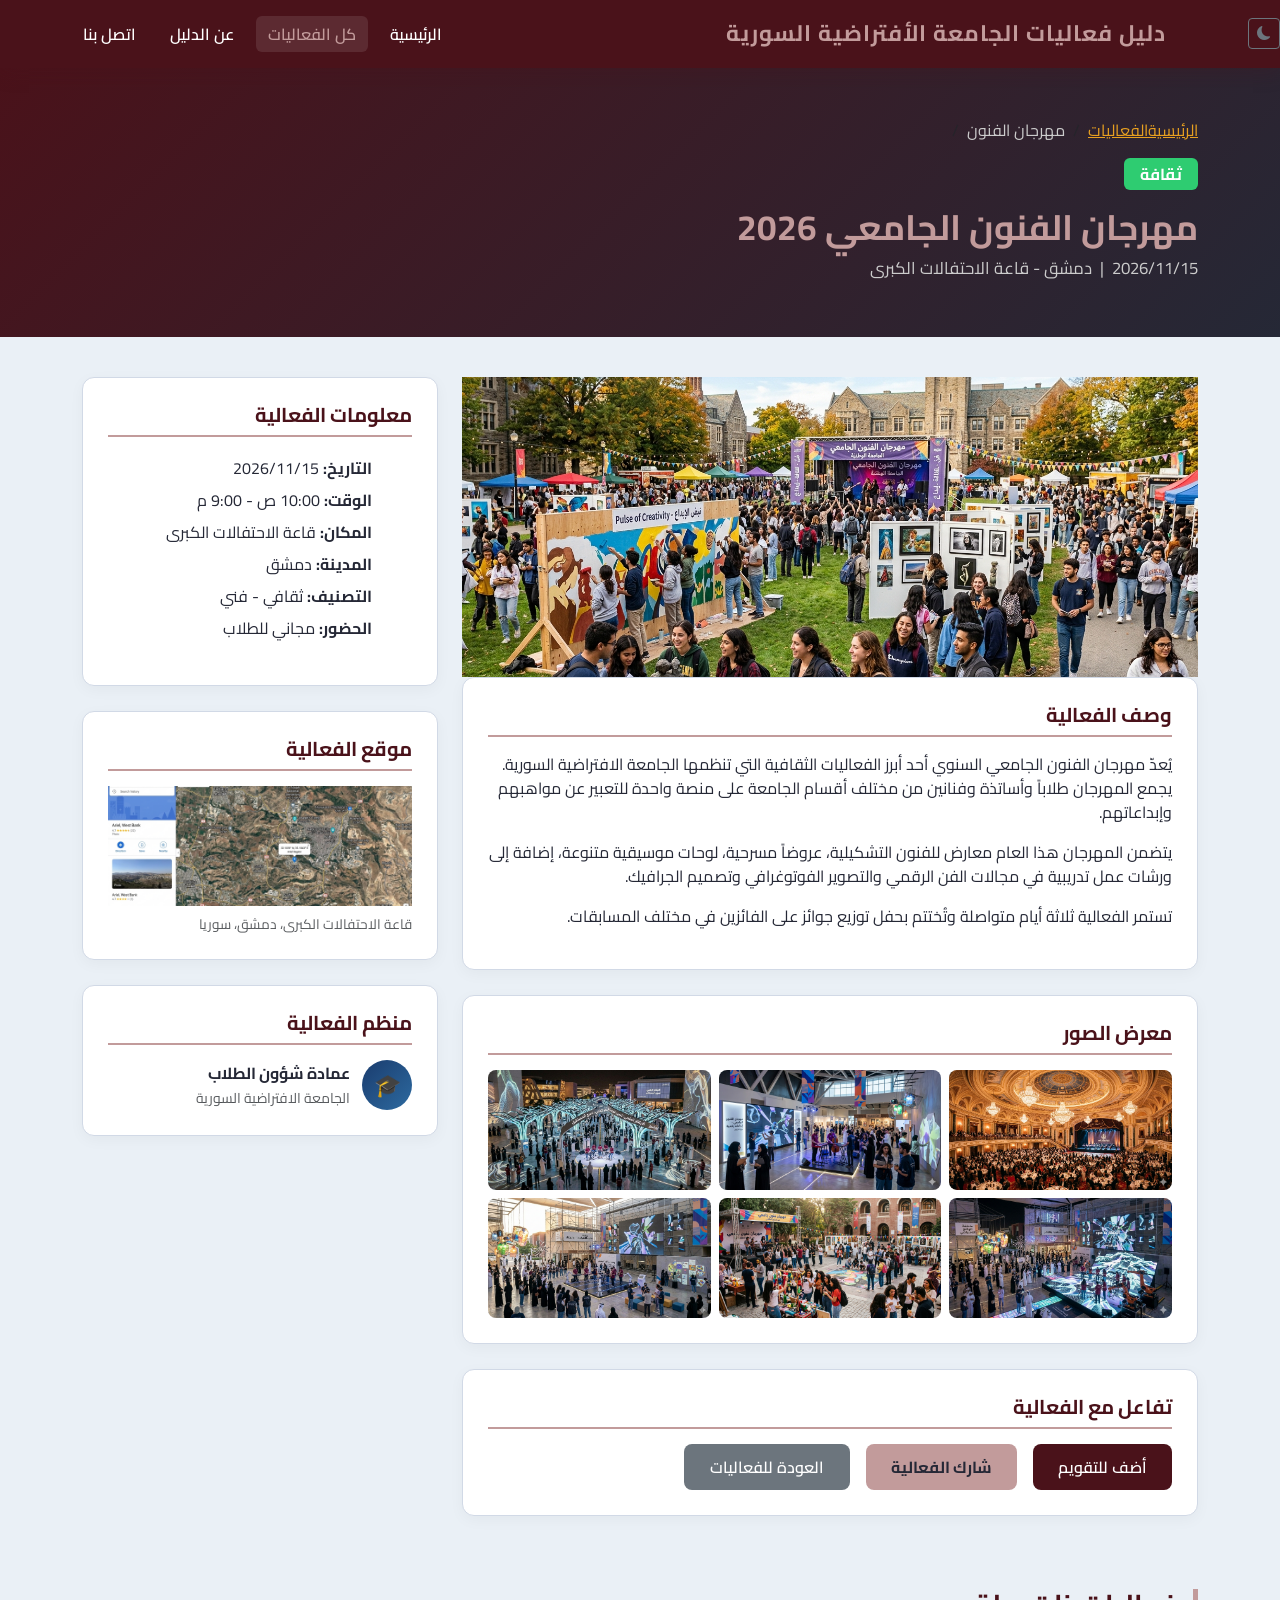
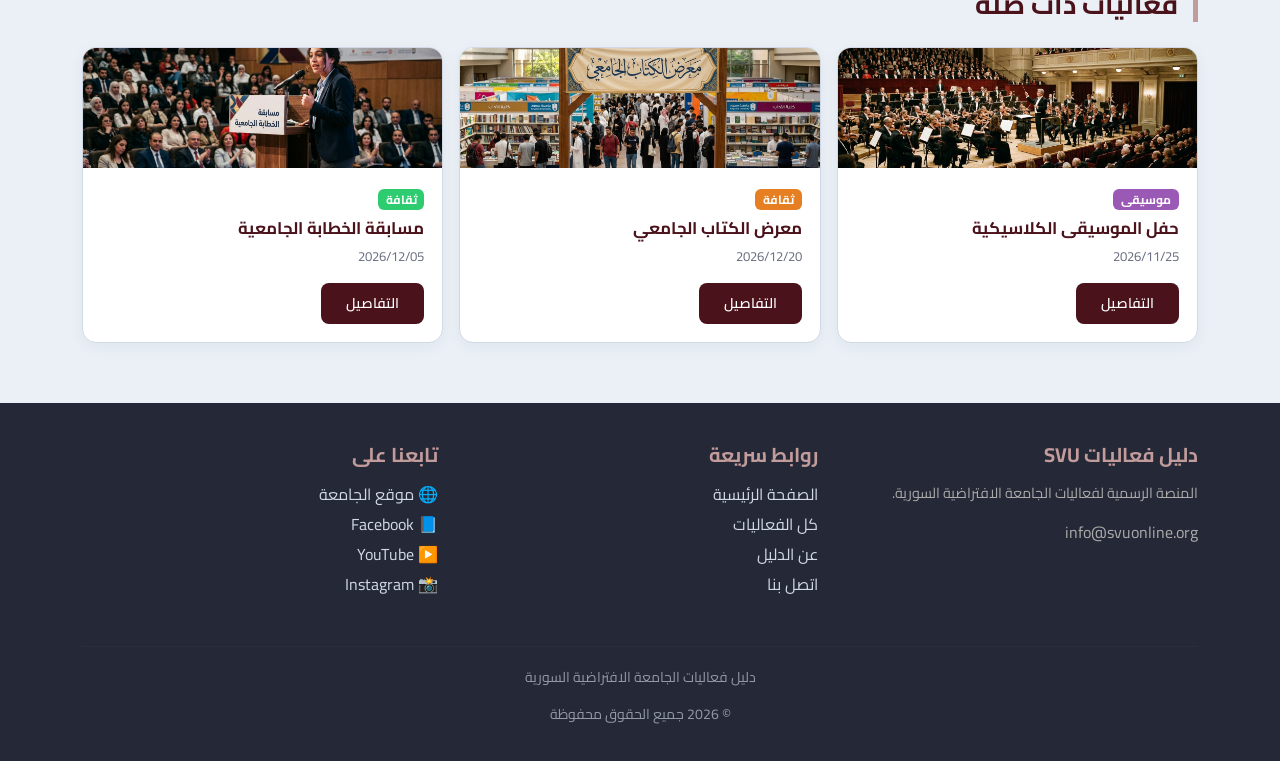
<file: event.html>
<!DOCTYPE html>
<html lang="ar" dir="rtl">
<head>
    <meta charset="UTF-8">
    <meta name="viewport" content="width=device-width, initial-scale=1.0">
    <meta name="keywords" content="تفاصيل فعالية, مهرجان الفنون, الجامعة الافتراضية" />
    <meta name="description" content="تفاصيل فعالية مهرجان الفنون الجامعي 2026" />
    <title>دليل فعاليات SVU - تفاصيل الفعالية</title>

    <link href="https://cdn.jsdelivr.net/npm/bootstrap@5.3.0/dist/css/bootstrap.min.css" rel="stylesheet">
    <link href="https://fonts.googleapis.com/css2?family=Cairo:wght@400;600;700;800&display=swap" rel="stylesheet">
    <link rel="stylesheet" type="text/css" href="assets/css/styles.css">
</head>
<body>

<header>
    <nav class="navbar navbar-expand-lg"<li class="nav-item ms-lg-3">
        <button class="btn btn-sm btn-outline-secondary" id="themeToggler">
            <i class="bi bi-moon-fill" id="themeIcon"></i> </button>
    </li>
        <div class="container">
            <a class="navbar-brand" href="index.html"> دليل فعاليات الجامعة الأفتراضية السورية</a>
            <button class="navbar-toggler" type="button"
                    data-bs-toggle="collapse" data-bs-target="#navbarNav">
                <span class="navbar-toggler-icon"></span>
            </button>
            <div class="collapse navbar-collapse" id="navbarNav">
                <ul class="navbar-nav me-auto">
                    <li class="nav-item"><a class="nav-link" href="index.html"> الرئيسية</a></li>
                    <li class="nav-item"><a class="nav-link active" href="events.html"> كل الفعاليات</a></li>
                    <li class="nav-item"><a class="nav-link" href="about.html"> عن الدليل</a></li>
                    <li class="nav-item"><a class="nav-link" href="contact.html"> اتصل بنا</a></li>
                </ul>
            </div>
        </div>
    </nav>
</header>
<link rel="stylesheet" href="https://cdn.jsdelivr.net/npm/bootstrap-icons@1.11.1/font/bootstrap-icons.css">
<main>

    <div class="event-detail-header">
        <div class="container">
            <nav aria-label="breadcrumb">
                <ol class="breadcrumb" style="background:transparent;">
                    <li class="breadcrumb-item"><a href="index.html" style="color:#e8a020;">الرئيسية</a></li>
                    <li class="breadcrumb-item"><a href="events.html" style="color:#e8a020;">الفعاليات</a></li>
                    <li class="breadcrumb-item active" style="color:#ccc;">مهرجان الفنون</li>
                </ol>
            </nav>
            <span class="badge mb-3" style="background:#2ecc71; font-size:1rem; padding:8px 16px;"> ثقافة</span>
            <h1>مهرجان الفنون الجامعي 2026</h1>
            <p style="color:#ccc; font-size:1.05rem;">2026/11/15 &nbsp;|&nbsp;  دمشق - قاعة الاحتفالات الكبرى</p>
        </div>
    </div>

    <div class="container">
        <div class="row">

            <div class="col-lg-8">

                <div style="height:300px; background: url('assets/img/forlan.png') center/cover no-repeat;"></div>

                <div class="event-info-box">
                    <h5>وصف الفعالية</h5>
                    <p>يُعدّ مهرجان الفنون الجامعي السنوي أحد أبرز الفعاليات الثقافية التي تنظمها الجامعة الافتراضية السورية. يجمع المهرجان طلاباً وأساتذة وفنانين من مختلف أقسام الجامعة على منصة واحدة للتعبير عن مواهبهم وإبداعاتهم.</p>
                    <p>يتضمن المهرجان هذا العام معارض للفنون التشكيلية، عروضاً مسرحية، لوحات موسيقية متنوعة، إضافة إلى ورشات عمل تدريبية في مجالات الفن الرقمي والتصوير الفوتوغرافي وتصميم الجرافيك.</p>
                    <p>تستمر الفعالية ثلاثة أيام متواصلة وتُختتم بحفل توزيع جوائز على الفائزين في مختلف المسابقات.</p>
                </div>

                <div class="event-info-box">
                    <h5> معرض الصور</h5>
                    <div class="row g-2">
                        <div class="col-4">
                            <div class="gallery-item" style="background: url('assets/img/forlan1.png') center/cover no-repeat;"></div>
                        </div>
                        <div class="col-4">
                            <div class="gallery-item" style="background: url('assets/img/forlan2.png') center/cover no-repeat;"></div>
                        </div>
                        <div class="col-4">
                            <div class="gallery-item" style="background: url('assets/img/forlan3.png') center/cover no-repeat;"></div>
                        </div>
                        <div class="col-4">
                            <div class="gallery-item" style="background: url('assets/img/forlan4.png') center/cover no-repeat;"></div>
                        </div>
                        <div class="col-4">
                            <div class="gallery-item" style="background: url('assets/img/forlan5.png') center/cover no-repeat;"></div>
                        </div>
                        <div class="col-4">
                            <div class="gallery-item" style="background: url('assets/img/forlan6.png') center/cover no-repeat;"></div>
                        </div>
                    </div>
                </div>

                <div class="event-info-box">
                    <h5> تفاعل مع الفعالية</h5>
                    <div class="d-flex gap-3 flex-wrap">
                        <button onclick="confirmBooking('مهرجان الفنون الجامعي 2026')"
                                class="btn btn-primary-custom">
                             أضف للتقويم
                        </button>
                        <button onclick="shareEvent('مهرجان الفنون الجامعي 2026')"
                                class="btn btn-secondary-custom">
                             شارك الفعالية
                        </button>
                        <a href="events.html" class="btn" style="background:#6c757d; color:white; border-radius:8px; padding:10px 25px; font-weight:600;">
                             العودة للفعاليات
                        </a>
                    </div>
                </div>

            </div>

            <div class="col-lg-4">

                <div class="event-info-box">
                    <h5> معلومات الفعالية</h5>
                    <ul class="list-unstyled" style="line-height:2;">
                        <li> <strong>التاريخ:</strong> 2026/11/15 </li>
                        <li> <strong>الوقت:</strong> 10:00 ص - 9:00 م</li>
                        <li> <strong>المكان:</strong> قاعة الاحتفالات الكبرى</li>
                        <li> <strong>المدينة:</strong> دمشق</li>
                        <li> <strong>التصنيف:</strong> ثقافي - فني</li>
                        <li> <strong>الحضور:</strong> مجاني للطلاب</li>
                    </ul>
                </div>

                <div class="event-info-box">
                    <h5> موقع الفعالية</h5>
                   <div class="card-img-top-colored" style="background: url('assets/img/map.png') center/cover no-repeat; height:120px; font-size:40px;"></div>
                    <p class="text-muted mt-2 mb-0" style="font-size:0.85rem;">
                        قاعة الاحتفالات الكبرى، دمشق، سوريا
                    </p>
                </div>

                <div class="event-info-box">
                    <h5> منظم الفعالية</h5>
                    <div style="display:flex; align-items:center; gap:12px;">
                        <div style="width:50px; height:50px; background:linear-gradient(135deg,#1a3c6e,#2d6aa0); border-radius:50%; display:flex; align-items:center; justify-content:center; color:white; font-size:22px;">🎓</div>
                        <div>
                            <strong>عمادة شؤون الطلاب</strong><br>
                            <small class="text-muted">الجامعة الافتراضية السورية</small>
                        </div>
                    </div>
                </div>

            </div>

        </div>

        <section class="mt-5">
            <h3 class="section-title"> فعاليات ذات صلة</h3>
            <div class="row g-3">

                <div class="col-md-4">
                    <div class="event-card card h-100">
                        <div class="card-img-top-colored" style="background: url('assets/img/music.png') center/cover no-repeat; height:120px; font-size:40px;"></div>
                        <div class="card-body">
                            <span class="badge mb-1" style="background:#9b59b6; font-size:0.75rem;">موسيقى</span>
                            <h6 class="card-title mt-1">حفل الموسيقى الكلاسيكية</h6>
                            <p class="card-text" style="font-size:0.82rem;"> 2026/11/25</p>
                            <a href="event.html" class="btn btn-sm btn-primary-custom">التفاصيل</a>
                        </div>
                    </div>
                </div>

                <div class="col-md-4">
                    <div class="event-card card h-100">
                        <div class="card-img-top-colored" style="background:url('assets/img/book.png') center/cover no-repeat; height:120px; font-size:40px;"></div>
                        <div class="card-body">
                            <span class="badge mb-1" style="background:#e67e22; font-size:0.75rem;">ثقافة</span>
                            <h6 class="card-title mt-1">معرض الكتاب الجامعي</h6>
                            <p class="card-text" style="font-size:0.82rem;"> 2026/12/20</p>
                            <a href="event.html" class="btn btn-sm btn-primary-custom">التفاصيل</a>
                        </div>
                    </div>
                </div>

                <div class="col-md-4">
                    <div class="event-card card h-100">
                        <div class="card-img-top-colored" style="background:url('assets/img/read.png') center/cover no-repeat; height:120px; font-size:40px;"></div>
                        <div class="card-body">
                            <span class="badge mb-1" style="background:#2ecc71; font-size:0.75rem;">ثقافة</span>
                            <h6 class="card-title mt-1">مسابقة الخطابة الجامعية</h6>
                            <p class="card-text" style="font-size:0.82rem;"> 2026/12/05</p>
                            <a href="event.html" class="btn btn-sm btn-primary-custom">التفاصيل</a>
                        </div>
                    </div>
                </div>

            </div>
        </section>

    </div>

</main>

<div class="modal fade" id="bookingModal" tabindex="-1">
    <div class="modal-dialog modal-dialog-centered">
        <div class="modal-content" style="border-radius:14px; font-family:'Cairo',sans-serif; direction:rtl;">
            <div class="modal-header" style="background:#1a3c6e; color:white; border-radius:14px 14px 0 0;">
                <h5 class="modal-title"> حجز مكان في الفعالية</h5>
                <button type="button" class="btn-close btn-close-white" data-bs-dismiss="modal"></button>
            </div>
            <div class="modal-body">
                <div class="alert alert-success">
                     تم تسجيل حجزك بنجاح في فعالية <strong>مهرجان الفنون الجامعي 2026</strong>
                </div>
                <p>سيتم التواصل معك عبر البريد الإلكتروني الجامعي لتأكيد الحجز.</p>
            </div>
            <div class="modal-footer">
                <button type="button" class="btn btn-secondary" data-bs-dismiss="modal">إغلاق</button>
            </div>
        </div>
    </div>
</div>

<button id="scrollTopBtn" onclick="scrollToTop()"
        style="display:none; position:fixed; bottom:30px; left:30px; z-index:999; background:#1a3c6e; color:white; border:none; border-radius:50%; width:45px; height:45px; font-size:20px; cursor:pointer; box-shadow:0 3px 10px rgba(0,0,0,0.3);">↑</button>

<footer>
    <div class="container">
        <div class="row">
            <div class="col-md-4 mb-4">
                <h5> دليل فعاليات SVU</h5>
                <p style="color:#aaa; font-size:0.9rem;">المنصة الرسمية لفعاليات الجامعة الافتراضية السورية.</p>
                <p style="color:#aaa;"> info@svuonline.org</p>
            </div>
            <div class="col-md-4 mb-4">
                <h5>روابط سريعة</h5>
                <a href="index.html"> الصفحة الرئيسية</a>
                <a href="events.html"> كل الفعاليات</a>
                <a href="about.html">عن الدليل</a>
                <a href="contact.html">اتصل بنا</a>
            </div>
            <div class="col-md-4 mb-4">
                <h5>تابعنا على</h5>
                <a href="https://svuonline.org/ar" target="_blank">🌐 موقع الجامعة</a>
                 <a href="https://www.facebook.com/svuonline.org" target="_blank">📘 Facebook</a>
                <a href="https://youtube.com/@syrianvirtualuniversitysvu?si=C2uQhmgRASiZqUTl" target="_blank">▶️ YouTube</a>
                <a href="https://www.instagram.com" target="_blank">📸 Instagram</a>
            </div>
        </div>
        <hr>
        <p class="text-center copyright"> دليل فعاليات الجامعة الافتراضية السورية   </p>
                <p class="text-center copyright"> © 2026 جميع الحقوق محفوظة</p>

    </div>
</footer>

<script src="https://cdn.jsdelivr.net/npm/bootstrap@5.3.0/dist/js/bootstrap.bundle.min.js"></script>
<script type="text/javascript" src="assets/js/main.js"></script>

</body>
</html>
</file>
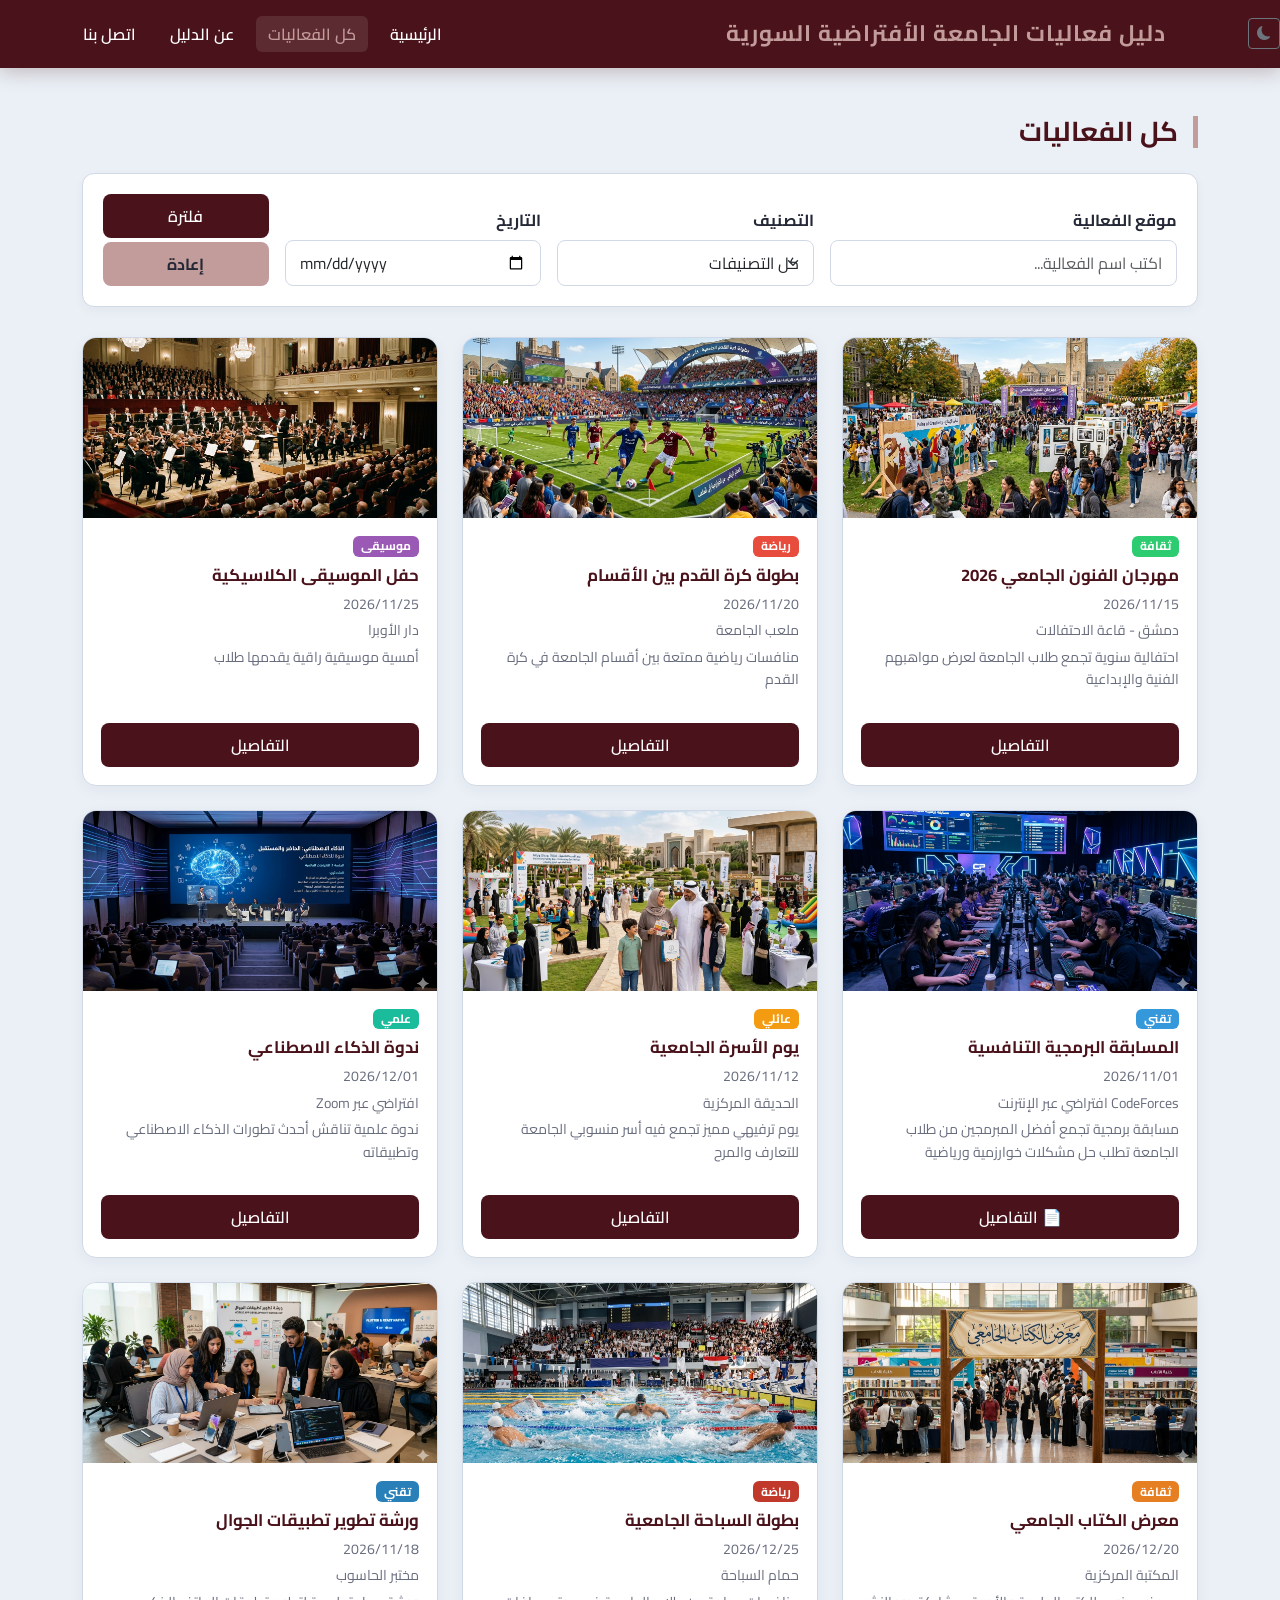
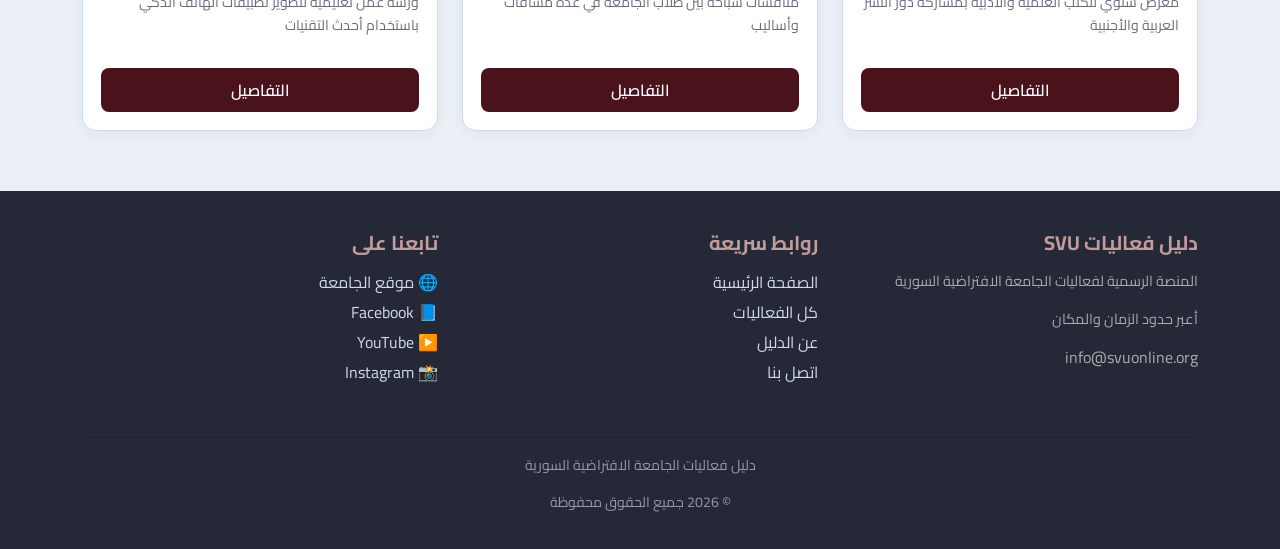
<file: events.html>
<!DOCTYPE html>
<html lang="ar" dir="rtl">
<head>
    <meta charset="UTF-8">
    <meta name="viewport" content="width=device-width, initial-scale=1.0">
    <meta name="keywords" content="فعاليات, SVU , الجامعة الافتراضية, أحداث, تصفية" />
    <meta name="description" content="قائمة بجميع فعاليات الجامعة الافتراضية السورية" />
    <title> كل الفعاليات</title>

    <link href="https://cdn.jsdelivr.net/npm/bootstrap@5.3.0/dist/css/bootstrap.min.css" rel="stylesheet">
    <link href="https://fonts.googleapis.com/css2?family=Cairo:wght@400;600;700;800&display=swap" rel="stylesheet">
    <link rel="stylesheet" type="text/css" href="assets/css/styles.css">
</head>
<body>

<header>
    <nav class="navbar navbar-expand-lg"<li class="nav-item ms-lg-3">
        <button class="btn btn-sm btn-outline-secondary" id="themeToggler">
            <i class="bi bi-moon-fill" id="themeIcon"></i> </button>
    </li>
        <div class="container">
            <a class="navbar-brand" href="index.html"> دليل فعاليات الجامعة الأفتراضية السورية</a>
            <button class="navbar-toggler" type="button"
                    data-bs-toggle="collapse" data-bs-target="#navbarNav">
                <span class="navbar-toggler-icon"></span>
            </button>
            <div class="collapse navbar-collapse" id="navbarNav">
                <ul class="navbar-nav me-auto">
                    <li class="nav-item"><a class="nav-link" href="index.html"> الرئيسية</a></li>
                    <li class="nav-item"><a class="nav-link active" href="events.html"> كل الفعاليات</a></li>
                    <li class="nav-item"><a class="nav-link" href="about.html"> عن الدليل</a></li>
                    <li class="nav-item"><a class="nav-link" href="contact.html"> اتصل بنا</a></li>
                </ul>
            </div>
        </div>
    </nav>
</header>
<link rel="stylesheet" href="https://cdn.jsdelivr.net/npm/bootstrap-icons@1.11.1/font/bootstrap-icons.css">
<main class="container my-5">

    <h2 class="section-title"> كل الفعاليات</h2>

    <div class="filter-bar">
        <div class="row g-3 align-items-end">
            <div class="col-md-4">
                <label class="form-label fw-bold"> موقع الفعالية  </label>
                <input type="text" id="search Input" class="form-control"
                       placeholder="اكتب اسم الفعالية...">
            </div>
            <div class="col-md-3">
                <label class="form-label fw-bold"> التصنيف</label>
                <select id="categoryFilter" class="form-select" onchange="filterEvents()">
                    <option value="">كل التصنيفات</option>
                    <option value="culture"> ثقافة</option>
                    <option value="sports"> رياضة</option>
                    <option value="music"> موسيقى</option>
                    <option value="family"> عائلي</option>
                    <option value="tech"> تقني</option>
                    <option value="science"> علمي</option>
                </select>
            </div>
            <div class="col-md-3">
                <label class="form-label fw-bold"> التاريخ</label>
                <input type="date" id="dateFilter" class="form-control" onchange="filterEvents()">
            </div>
            <div class="col-md-2">
                <button onclick="filterEvents()" class="btn btn-primary-custom w-100 mb-1">فلترة</button>
                <button onclick="resetFilter()" class="btn btn-secondary-custom w-100">إعادة</button>
            </div>
        </div>
    </div>

    <div class="row g-4" id="eventsGrid">

        <div class="col-lg-4 col-md-6 event-card-wrapper" data-category="culture" data-date="2026-05-15">
            <div class="event-card card h-100">
                <div class="card-img-top-colored" style="background: url('assets/img/forlan.png') center/cover no-repeat;"></div>
                <div class="card-body d-flex flex-column">
                    <span class="badge mb-2" style="background:#2ecc71; width:fit-content;">ثقافة</span>
                    <h5 class="card-title">مهرجان الفنون الجامعي 2026</h5>
                    <p class="card-text mb-1"><strong></strong> 2026/11/15</p>
                    <p class="card-text mb-1"><strong></strong> دمشق - قاعة الاحتفالات</p>
                    <p class="card-text flex-grow-1">احتفالية سنوية تجمع طلاب الجامعة لعرض مواهبهم الفنية والإبداعية</p>
                    <a href="event.html" class="btn btn-primary-custom mt-3 text-center"> التفاصيل</a>
                </div>
            </div>
        </div>

        <div class="col-lg-4 col-md-6 event-card-wrapper" data-category="sports" data-date="2026-05-20">
            <div class="event-card card h-100">
                <div class="card-img-top-colored" style="background: url('assets/img/football.png') center/cover no-repeat;"></div>
                <div class="card-body d-flex flex-column">
                    <span class="badge mb-2" style="background:#e74c3c; width:fit-content;">رياضة</span>
                    <h5 class="card-title">بطولة كرة القدم بين الأقسام</h5>
                    <p class="card-text mb-1"><strong></strong> 2026/11/20</p>
                    <p class="card-text mb-1"><strong></strong> ملعب الجامعة</p>
                    <p class="card-text flex-grow-1">منافسات رياضية ممتعة بين أقسام الجامعة في كرة القدم</p>
                    <a href="event.html" class="btn btn-primary-custom mt-3 text-center"> التفاصيل</a>
                </div>
            </div>
        </div>

        <div class="col-lg-4 col-md-6 event-card-wrapper" data-category="music" data-date="2026-05-25">
            <div class="event-card card h-100">
                <div class="card-img-top-colored" style="background: url('assets/img/music.png') center/cover no-repeat;"></div>
                <div class="card-body d-flex flex-column">
                    <span class="badge mb-2" style="background:#9b59b6; width:fit-content;">موسيقى</span>
                    <h5 class="card-title">حفل الموسيقى الكلاسيكية</h5>
                    <p class="card-text mb-1"><strong></strong> 2026/11/25</p>
                    <p class="card-text mb-1"><strong></strong> دار الأوبرا </p>
                    <p class="card-text flex-grow-1">أمسية موسيقية راقية يقدمها طلاب  </p>
                    <a href="event.html" class="btn btn-primary-custom mt-3 text-center"> التفاصيل</a>
                </div>
            </div>
        </div>

        <div class="col-lg-4 col-md-6 event-card-wrapper" data-category="tech" data-date="2026-06-01">
            <div class="event-card card h-100">
                <div class="card-img-top-colored" style="background: url('assets/img/programming.png') center/cover no-repeat;"></div>
                <div class="card-body d-flex flex-column">
                    <span class="badge mb-2" style="background:#3498db; width:fit-content;">تقني</span>
                    <h5 class="card-title">  المسابقة البرمجية التنافسية</h5>
                    <p class="card-text mb-1"><strong></strong> 2026/11/01</p>
                    <p class="card-text mb-1"><strong></strong>  CodeForces افتراضي عبر الإنترنت</p>
                    <p class="card-text flex-grow-1">مسابقة برمجية تجمع أفضل المبرمجين من طلاب الجامعة تطلب حل مشكلات خوارزمية ورياضية </p>
                    <a href="event.html" class="btn btn-primary-custom mt-3 text-center">📄 التفاصيل</a>
                </div>
            </div>
        </div>

        <div class="col-lg-4 col-md-6 event-card-wrapper" data-category="family" data-date="2026-06-10">
            <div class="event-card card h-100">
                <div class="card-img-top-colored" style="background: url('assets/img/family.png') center/cover no-repeat;"></div>
                <div class="card-body d-flex flex-column">
                    <span class="badge mb-2" style="background:#f39c12; width:fit-content;">عائلي</span>
                    <h5 class="card-title">يوم الأسرة الجامعية</h5>
                    <p class="card-text mb-1"><strong></strong> 2026/11/12</p>
                    <p class="card-text mb-1"><strong></strong> الحديقة المركزية</p>
                    <p class="card-text flex-grow-1">يوم ترفيهي مميز تجمع فيه أسر منسوبي الجامعة للتعارف والمرح</p>
                     <a href="event.html" class="btn btn-primary-custom mt-3 text-center"> التفاصيل</a>
                </div>
            </div>
        </div>

        <div class="col-lg-4 col-md-6 event-card-wrapper" data-category="science" data-date="2026-06-15">
            <div class="event-card card h-100">
                <div class="card-img-top-colored" style="background:url('assets/img/ai.png') center/cover no-repeat;"></div>
                <div class="card-body d-flex flex-column">
                    <span class="badge mb-2" style="background:#1abc9c; width:fit-content;">علمي</span>
                   
                    <h5 class="card-title">ندوة الذكاء الاصطناعي</h5>
                    <p class="card-text mb-1"><strong></strong> 2026/12/01</p>
                    <p class="card-text mb-1"><strong></strong> افتراضي عبر Zoom</p>
                    <p class="card-text flex-grow-1">ندوة علمية تناقش أحدث تطورات الذكاء الاصطناعي وتطبيقاته</p>
                    <a href="event.html" class="btn btn-primary-custom mt-3 text-center"> التفاصيل</a>
                </div>
            </div>
        </div>

        <div class="col-lg-4 col-md-6 event-card-wrapper" data-category="culture" data-date="2026-06-20">
            <div class="event-card card h-100">
                <div class="card-img-top-colored" style="background:url('assets/img/book.png') center/cover no-repeat;"></div>
                <div class="card-body d-flex flex-column">
                    <span class="badge mb-2" style="background:#e67e22; width:fit-content;">ثقافة</span>
                    <h5 class="card-title">معرض الكتاب الجامعي</h5>
                    <p class="card-text mb-1"><strong></strong> 2026/12/20</p>
                    <p class="card-text mb-1"><strong></strong> المكتبة المركزية</p>
                    <p class="card-text flex-grow-1">معرض سنوي للكتب العلمية والأدبية بمشاركة دور النشر العربية والأجنبية</p>
                    <a href="event.html" class="btn btn-primary-custom mt-3 text-center"> التفاصيل</a>
                </div>
            </div>
        </div>

        <div class="col-lg-4 col-md-6 event-card-wrapper" data-category="sports" data-date="2026-06-25">
            <div class="event-card card h-100">
                <div class="card-img-top-colored" style="background:url('assets/img/swim.png') center/cover no-repeat;"></div>
                <div class="card-body d-flex flex-column">
                    <span class="badge mb-2" style="background:#c0392b; width:fit-content;">رياضة</span>
                    <h5 class="card-title">بطولة السباحة الجامعية</h5>
                    <p class="card-text mb-1"><strong></strong> 2026/12/25</p>
                    <p class="card-text mb-1"><strong></strong> حمام السباحة</p>
                    <p class="card-text flex-grow-1">منافسات سباحة بين طلاب الجامعة في عدة مسافات وأساليب</p>
                    <a href="event.html" class="btn btn-primary-custom mt-3 text-center"> التفاصيل</a>
                </div>
            </div>
        </div>

        <div class="col-lg-4 col-md-6 event-card-wrapper" data-category="tech" data-date="2026-07-01">
            <div class="event-card card h-100">
                <div class="card-img-top-colored" style="background:url('assets/img/mobil.png') center/cover no-repeat;"></div>
                <div class="card-body d-flex flex-column">
                    <span class="badge mb-2" style="background:#2980b9; width:fit-content;">تقني</span>
                    <h5 class="card-title">ورشة تطوير تطبيقات الجوال</h5>
                    <p class="card-text mb-1"><strong></strong> 2026/11/18</p>
                    <p class="card-text mb-1"><strong></strong> مختبر الحاسوب</p>
                    <p class="card-text flex-grow-1">ورشة عمل تعليمية لتطوير تطبيقات الهاتف الذكي باستخدام أحدث التقنيات</p>
                    <a href="event.html" class="btn btn-primary-custom mt-3 text-center"> التفاصيل</a>
                </div>
            </div>
        </div>

    </div>
</main>

<button id="scrollTopBtn" onclick="scrollToTop()"
        style="display:none; position:fixed; bottom:30px; left:30px; z-index:999; background:#1a3c6e; color:white; border:none; border-radius:50%; width:45px; height:45px; font-size:20px; cursor:pointer; box-shadow:0 3px 10px rgba(0,0,0,0.3);">
    ↑
</button>

<footer>
    <div class="container">
        <div class="row">
            <div class="col-md-4 mb-4">
                <h5> دليل فعاليات SVU</h5>
                 <p style="color:#aaa; font-size:0.9rem;">المنصة الرسمية لفعاليات الجامعة الافتراضية السورية </p> 
                <p style="color:#aaa; font-size:0.9rem;">أعبر حدود الزمان والمكان</p> 
                <p style="color:#aaa;"> info@svuonline.org</p>
            </div>
            <div class="col-md-4 mb-4">
                <h5>روابط سريعة</h5>
                <a href="index.html"> الصفحة الرئيسية</a>
                <a href="events.html"> كل الفعاليات</a>
                <a href="about.html"> عن الدليل</a>
                <a href="contact.html"> اتصل بنا</a>
            </div>
            <div class="col-md-4 mb-4">
                <h5>تابعنا على</h5>
                <a href="https://svuonline.org/ar" target="_blank">🌐 موقع الجامعة</a>
                <a href="https://www.facebook.com/svuonline.org" target="_blank">📘 Facebook</a>
                <a href="https://youtube.com/@syrianvirtualuniversitysvu?si=C2uQhmgRASiZqUTl" target="_blank">▶️ YouTube</a>
                <a href="https://www.instagram.com" target="_blank">📸 Instagram</a>
            </div>
        </div>
        <hr>
         <p class="text-center copyright"> دليل فعاليات الجامعة الافتراضية السورية   </p>
                <p class="text-center copyright"> © 2026 جميع الحقوق محفوظة</p>

    </div>
</footer>

<script src="https://cdn.jsdelivr.net/npm/bootstrap@5.3.0/dist/js/bootstrap.bundle.min.js"></script>
<script type="text/javascript" src="assets/js/main.js"></script>

</body>
</html>
</file>
<file: assets/css/styles.css>
:root {
    --primary-color: #4a121a;       /* مارون / عودي داكن فخم جداً (Maroon) */
    --secondary-color: #c29b9b;     /* موف ناعم ودافئ (Mauve) */
    --accent-color: #252836;        /* كحلي ليل داكن وعميق (Blue) */
    --bg-light: #eaf0f6;            /* أزرق سحابي هادئ ومريح للعين (Cloud) */
    --bg-white: #ffffff;
    --text-dark: #252836;           /* نصوص داكنة بلمسة الكحلي */
    --text-muted: #686d7e;          /* نص ثانوي أنيق ومتناسق */
    --border-color: #d1d9e6;        /* حدود ناعمة متناسقة مع لون Cloud */
}

body {
    font-family: 'Cairo', sans-serif;
    background-color: var(--bg-light);
    color: var(--text-dark);
    margin: 0;
    padding: 0;
}

.navbar-brand {
    font-size: 1.4rem;
    font-weight: 700;
    color: var(--secondary-color) !important;
    letter-spacing: 1px;
}

.navbar {
    background-color: var(--primary-color) !important;
    box-shadow: 0 4px 18px rgba(74, 18, 26, 0.25);
    padding: 12px 0;
}

.nav-link {
    color: #fff !important;
    font-weight: 600;
    margin: 0 5px;
    transition: all 0.25s ease;
    border-radius: 6px;
    padding: 6px 12px !important;
}

.nav-link:hover, .nav-link.active {
    color: var(--secondary-color) !important;
    background-color: rgba(255, 255, 255, 0.1);
}

.carousel-item {
    height: 420px;
    background-color: var(--primary-color);
    position: relative;
    overflow: hidden;
}

.carousel-item:nth-child(1) { background: linear-gradient(135deg, #4a121a 0%, #c29b9b 100%); }
.carousel-item:nth-child(2) { background: linear-gradient(135deg, #252836 0%, #4a121a 100%); }
.carousel-item:nth-child(3) { background: linear-gradient(135deg, #c29b9b 0%, #252836 100%); }

.carousel-icon {
    font-size: 120px;
    opacity: 0.15;
    position: absolute;
    top: 20px;
    left: 50px;
}

.carousel-caption {
    background: rgba(37, 40, 54, 0.75);
    backdrop-filter: blur(8px);
    border-radius: 14px;
    padding: 20px 30px;
    bottom: 40px;
    border: 1px solid rgba(255, 255, 255, 0.12);
}

.carousel-caption h3 {
    font-size: 1.8rem;
    font-weight: 700;
    color: var(--secondary-color);
}

.carousel-caption p {
    color: #eaf0f6;
    margin-bottom: 10px;
}

/* ===== العناوين والبطاقات ===== */
.section-title {
    font-size: 1.7rem;
    font-weight: 700;
    color: var(--primary-color);
    border-right: 5px solid var(--secondary-color);
    padding-right: 15px;
    margin-bottom: 25px;
}

.event-card {
    border: 1px solid var(--border-color);
    border-radius: 14px;
    overflow: hidden;
    box-shadow: 0 4px 15px rgba(37, 40, 54, 0.05);
    transition: transform 0.3s cubic-bezier(0.4, 0, 0.2, 1), box-shadow 0.3s ease;
    height: 100%;
    background: var(--bg-white);
}

.event-card:hover {
    transform: translateY(-6px);
    box-shadow: 0 12px 28px rgba(74, 18, 26, 0.18);
}

.card-img-top-colored {
    height: 180px;
    display: flex;
    align-items: center;
    justify-content: center;
    font-size: 60px;
}

.card-body {
    padding: 18px;
}

.card-title {
    font-size: 1.05rem;
    font-weight: 700;
    color: var(--primary-color);
    margin-bottom: 8px;
}

.card-text {
    color: var(--text-muted);
    font-size: 0.88rem;
    line-height: 1.6;
}

.badge-category {
    display: inline-block;
    padding: 4px 12px;
    border-radius: 20px;
    font-size: 0.78rem;
    font-weight: 600;
    text-decoration: none;
    margin: 3px;
    transition: opacity 0.2s, transform 0.2s;
    cursor: pointer;
}

.badge-category:hover {
    opacity: 0.9;
    transform: scale(1.05);
}

footer {
    background-color: var(--accent-color) !important;
    color: #d1d9e6;
    padding: 40px 0 20px;
    margin-top: 60px;
}

footer h5 {
    color: var(--secondary-color);
    font-weight: 700;
    margin-bottom: 15px;
}

footer a {
    color: #d1d9e6;
    text-decoration: none;
    transition: color 0.2s;
    display: block;
    margin-bottom: 6px;
}

footer a:hover {
    color: var(--secondary-color);
}

footer .social-links a {
    display: inline-block;
    margin-left: 10px;
}

footer hr {
    border-color: rgba(255, 255, 255, 0.1);
    margin: 20px 0;
}

footer .copyright {
    color: #9399a9;
    font-size: 0.88rem;
}

.filter-bar {
    background: var(--bg-white);
    border-radius: 12px;
    padding: 20px;
    box-shadow: 0 4px 12px rgba(0, 0, 0, 0.04);
    border: 1px solid var(--border-color);
    margin-bottom: 30px;
}

.event-detail-header {
    background: linear-gradient(135deg, var(--primary-color), #252836);
    color: white;
    padding: 50px 0 40px;
    margin-bottom: 40px;
}

.event-detail-header h1 {
    font-size: 2.2rem;
    font-weight: 700;
    color: var(--secondary-color);
}

.event-info-box {
    background: var(--bg-white);
    border-radius: 12px;
    padding: 25px;
    box-shadow: 0 4px 15px rgba(0, 0, 0, 0.04);
    border: 1px solid var(--border-color);
    margin-bottom: 25px;
}

.event-info-box h5 {
    color: var(--primary-color);
    font-weight: 700;
    border-bottom: 2px solid var(--secondary-color);
    padding-bottom: 8px;
    margin-bottom: 15px;
}

.fake-map {
    background: linear-gradient(135deg, #eaf0f6, #d5e0ee);
    border-radius: 12px;
    height: 200px;
    display: flex;
    align-items: center;
    justify-content: center;
    font-size: 50px;
    border: 2px solid #b8c8dc;
}

.gallery-item {
    height: 120px;
    border-radius: 8px;
    display: flex;
    align-items: center;
    justify-content: center;
    font-size: 40px;
    cursor: pointer;
    transition: transform 0.2s;
}

.gallery-item:hover {
    transform: scale(1.05);
}

.about-hero, .contact-hero {
    background: linear-gradient(135deg, var(--primary-color), #252836);
    color: white;
    padding: 60px 0;
    margin-bottom: 40px;
    text-align: center;
}

.about-hero h1, .contact-hero h1 {
    color: var(--secondary-color);
    font-size: 2.5rem;
    font-weight: 700;
}

.team-card {
    text-align: center;
    padding: 25px 15px;
    background: var(--bg-white);
    border-radius: 14px;
    box-shadow: 0 4px 15px rgba(0, 0, 0, 0.04);
    border: 1px solid var(--border-color);
    transition: transform 0.2s;
}

.team-card:hover {
    transform: translateY(-5px);
}

.team-avatar {
    width: 90px;
    height: 90px;
    border-radius: 50%;
    display: flex;
    align-items: center;
    justify-content: center;
    font-size: 36px;
    margin: 0 auto 15px;
}

.team-card h6 {
    font-weight: 700;
    color: var(--primary-color);
    margin-bottom: 5px;
}

.contact-form-box {
    background: var(--bg-white);
    border-radius: 14px;
    padding: 35px;
    box-shadow: 0 4px 15px rgba(0, 0, 0, 0.04);
    border: 1px solid var(--border-color);
}

.contact-info-box {
    background: var(--primary-color);
    border-radius: 14px;
    padding: 35px;
    color: white;
    height: 100%;
}

.contact-info-box h5 {
    color: var(--secondary-color);
    font-weight: 700;
    margin-bottom: 20px;
}

.contact-info-item {
    display: flex;
    align-items: flex-start;
    margin-bottom: 20px;
    color: #eaf0f6;
}

.contact-info-item span.icon {
    font-size: 1.4rem;
    margin-left: 12px;
    color: var(--secondary-color);
}

.form-control, .form-select {
    border-radius: 8px;
    border: 1.5px solid var(--border-color);
    padding: 10px 14px;
    font-family: 'Cairo', sans-serif;
    transition: border-color 0.2s, box-shadow 0.2s;
}

.form-control:focus, .form-select:focus {
    border-color: var(--primary-color);
    box-shadow: 0 0 0 3px rgba(74, 18, 26, 0.15);
}

.btn-primary-custom {
    background-color: var(--primary-color);
    color: white;
    border: none;
    border-radius: 8px;
    padding: 10px 25px;
    font-family: 'Cairo', sans-serif;
    font-weight: 600;
    cursor: pointer;
    transition: all 0.2s ease;
}

.btn-primary-custom:hover {
    background-color: #350b12;
    transform: translateY(-1px);
}

.btn-secondary-custom {
    background-color: var(--secondary-color);
    color: #252836;
    border: none;
    border-radius: 8px;
    padding: 10px 25px;
    font-family: 'Cairo', sans-serif;
    font-weight: 700;
    cursor: pointer;
    transition: background-color 0.2s;
}

.btn-secondary-custom:hover {
    background-color: #b08888;
}

@media (max-width: 768px) {
    .carousel-item {
        height: 280px;
    }
    .carousel-icon {
        font-size: 70px;
    }
    .carousel-caption h3 {
        font-size: 1.2rem;
    }
    .section-title {
        font-size: 1.3rem;
    }
    .event-detail-header h1 {
        font-size: 1.5rem;
    }
    .about-hero h1, .contact-hero h1 {
        font-size: 1.6rem;
    }
    .contact-info-box {
        margin-top: 25px;
    }
}

@media (max-width: 576px) {
    .carousel-item {
        height: 220px;
    }
    .carousel-caption {
        padding: 10px 15px;
        bottom: 15px;
    }
}

[data-bs-theme="dark"] {
    --bg-light: #151722 !important;      
    --bg-white: #1d212e !important;      
    --text-dark: #eaf0f6 !important;     
    --text-muted: #9da3b4 !important;    
    --border-color: #2b3042 !important;  
    --bs-body-bg: #151722; 
    --bs-body-color: #eaf0f6; 
}

[data-bs-theme="dark"] .card {
    background-color: #1d212e;
    border-color: #2b3042;
}

[data-bs-theme="dark"] .navbar {
    background-color: #11131c !important;
}

[data-bs-theme="dark"] .nav-link {
    color: #eaf0f6 !important;
}

[data-bs-theme="dark"] .nav-link:hover, 
[data-bs-theme="dark"] .nav-link.active {
    color: var(--secondary-color) !important;
}

[data-bs-theme="dark"] h1, 
[data-bs-theme="dark"] h2, 
[data-bs-theme="dark"] h3, 
[data-bs-theme="dark"] h4, 
[data-bs-theme="dark"] h5, 
[data-bs-theme="dark"] h6,
[data-bs-theme="dark"] .section-title {
    color: #eaf0f6 !important;
}

[data-bs-theme="dark"] p,
[data-bs-theme="dark"] .text-muted {
    color: #9da3b8 !important;
}
</file>
